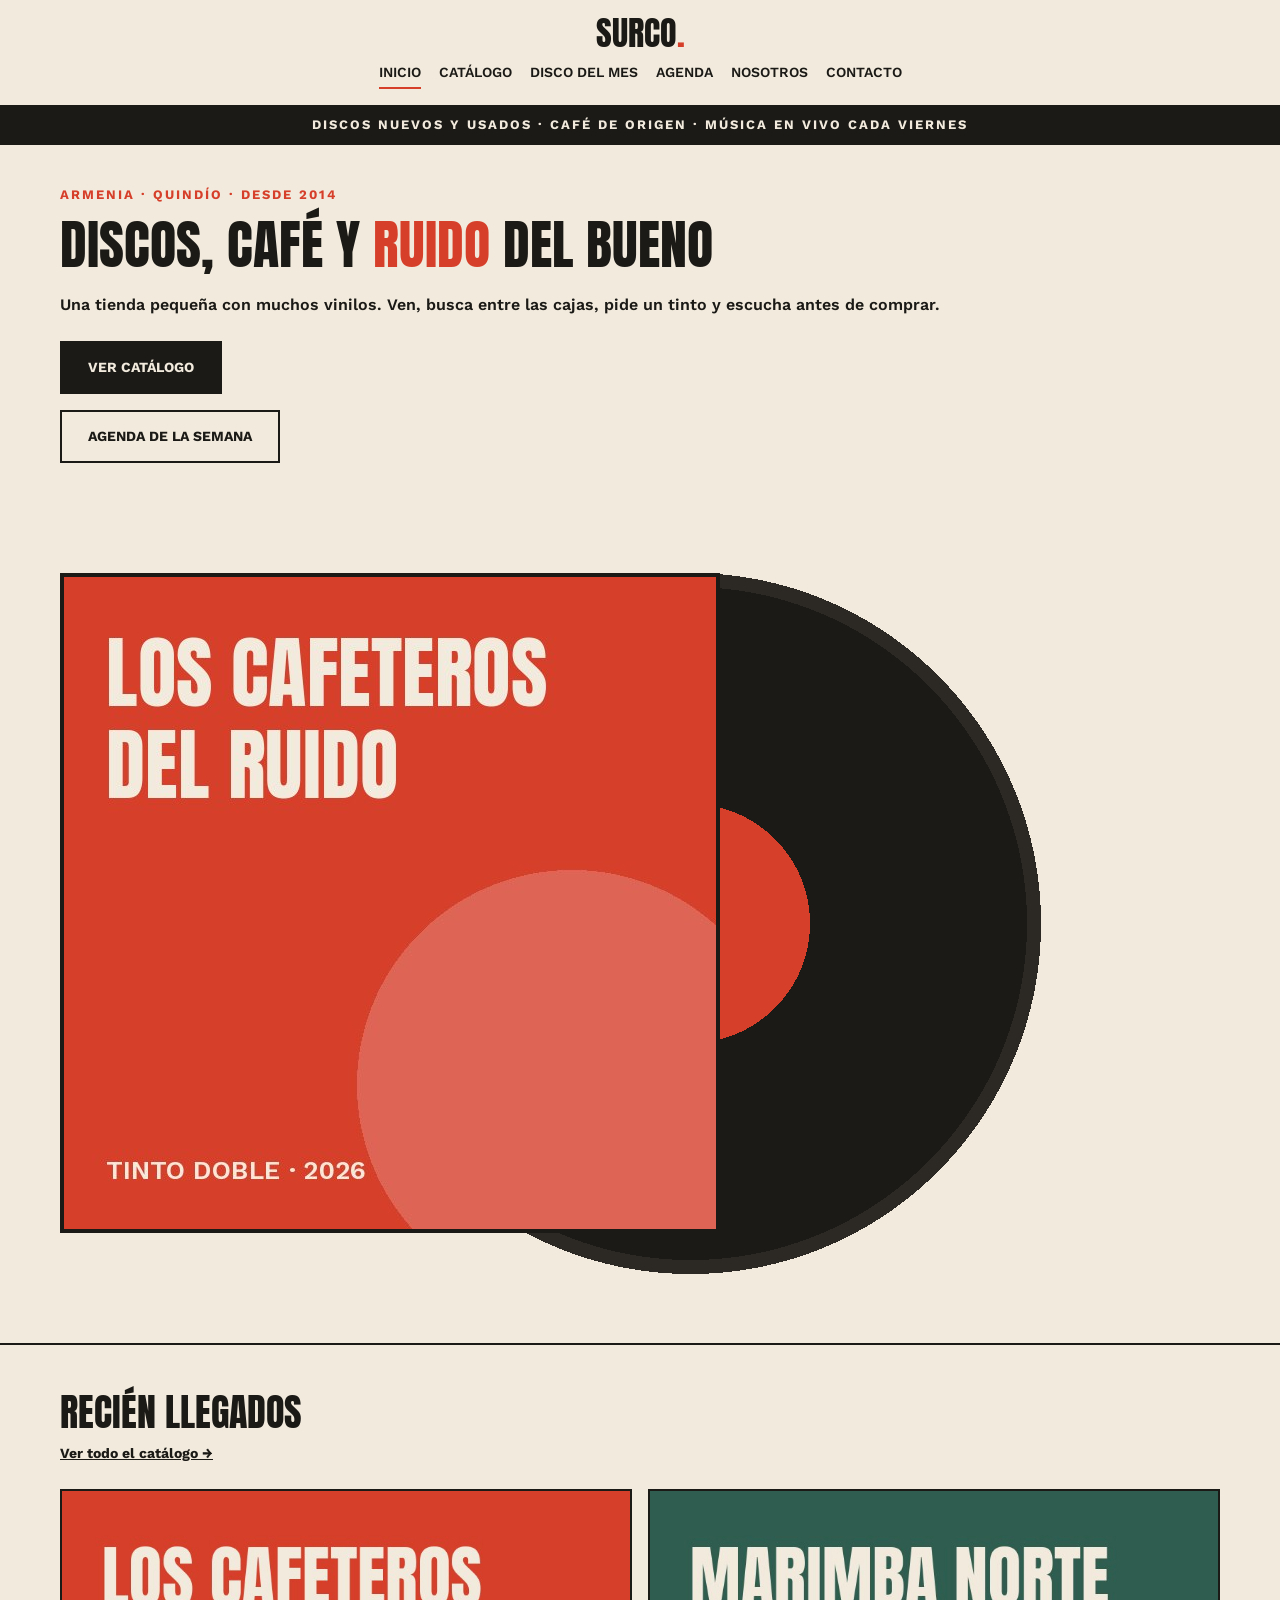
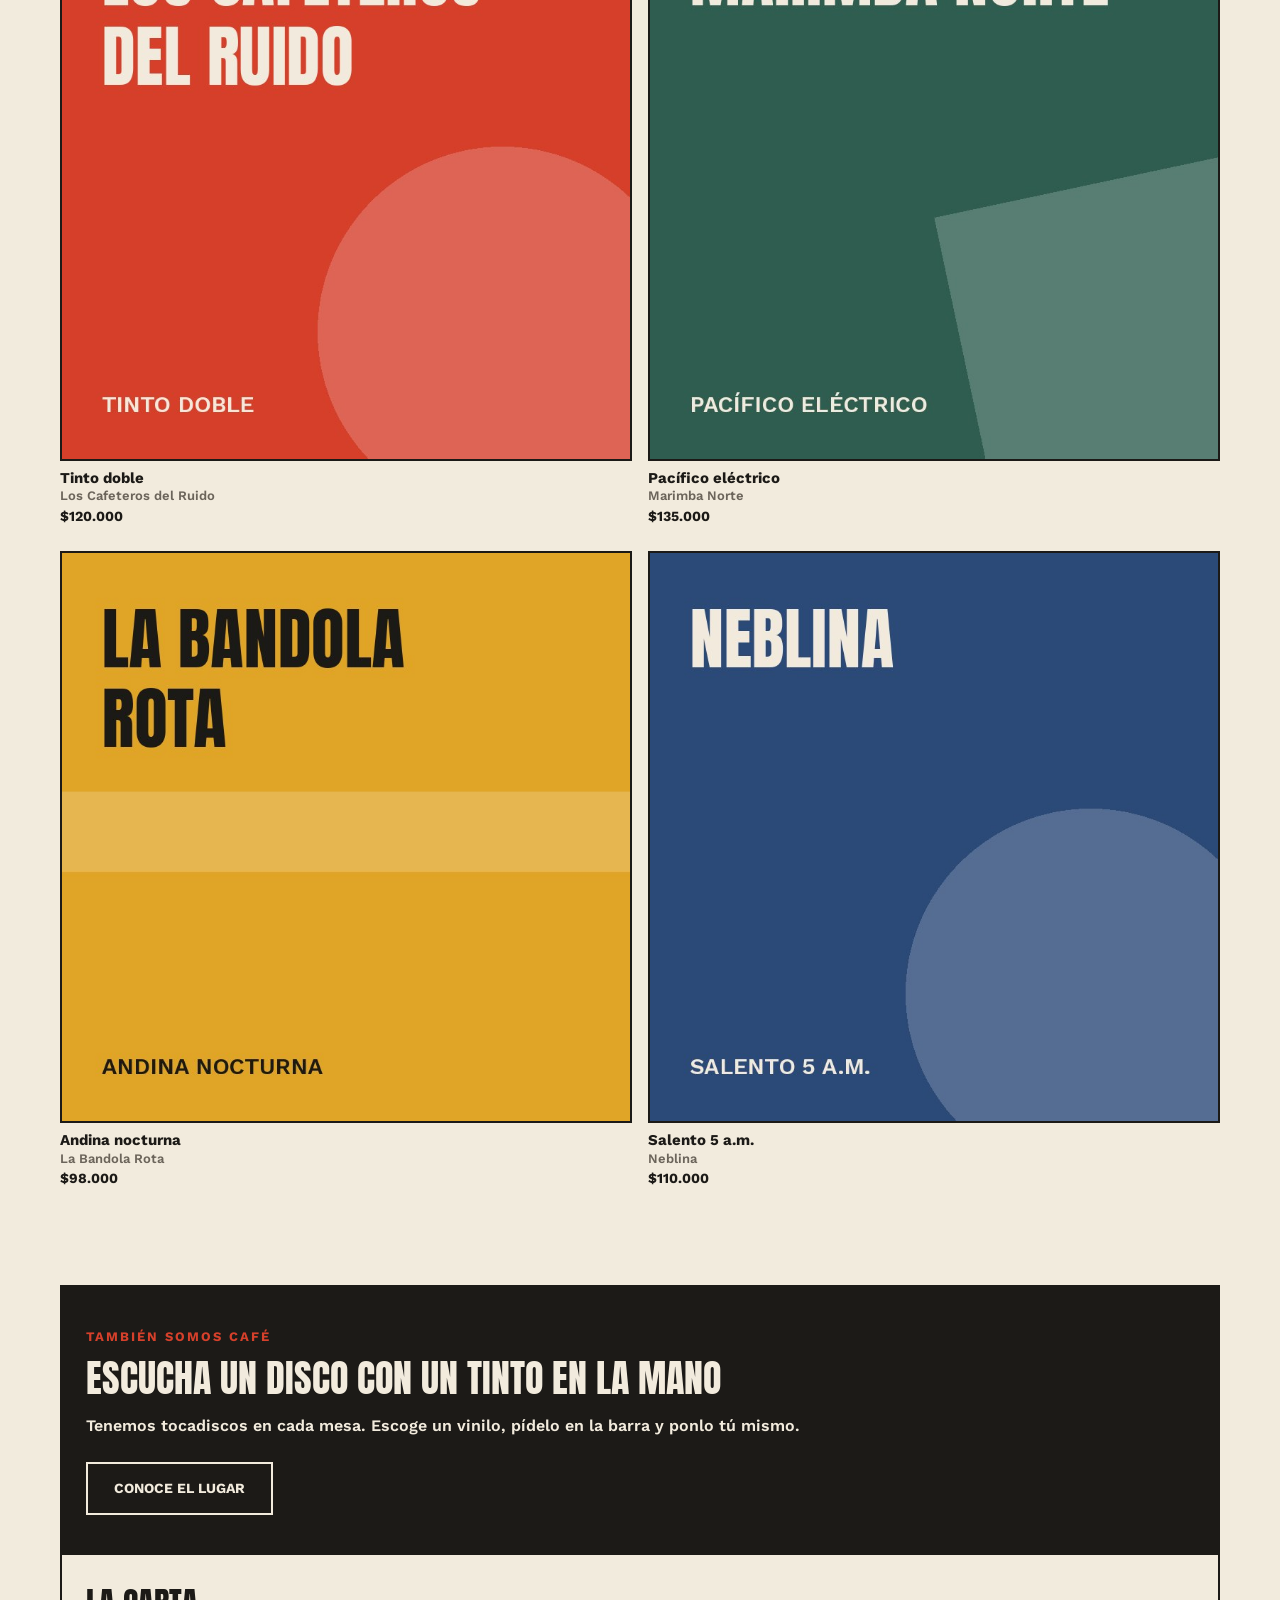
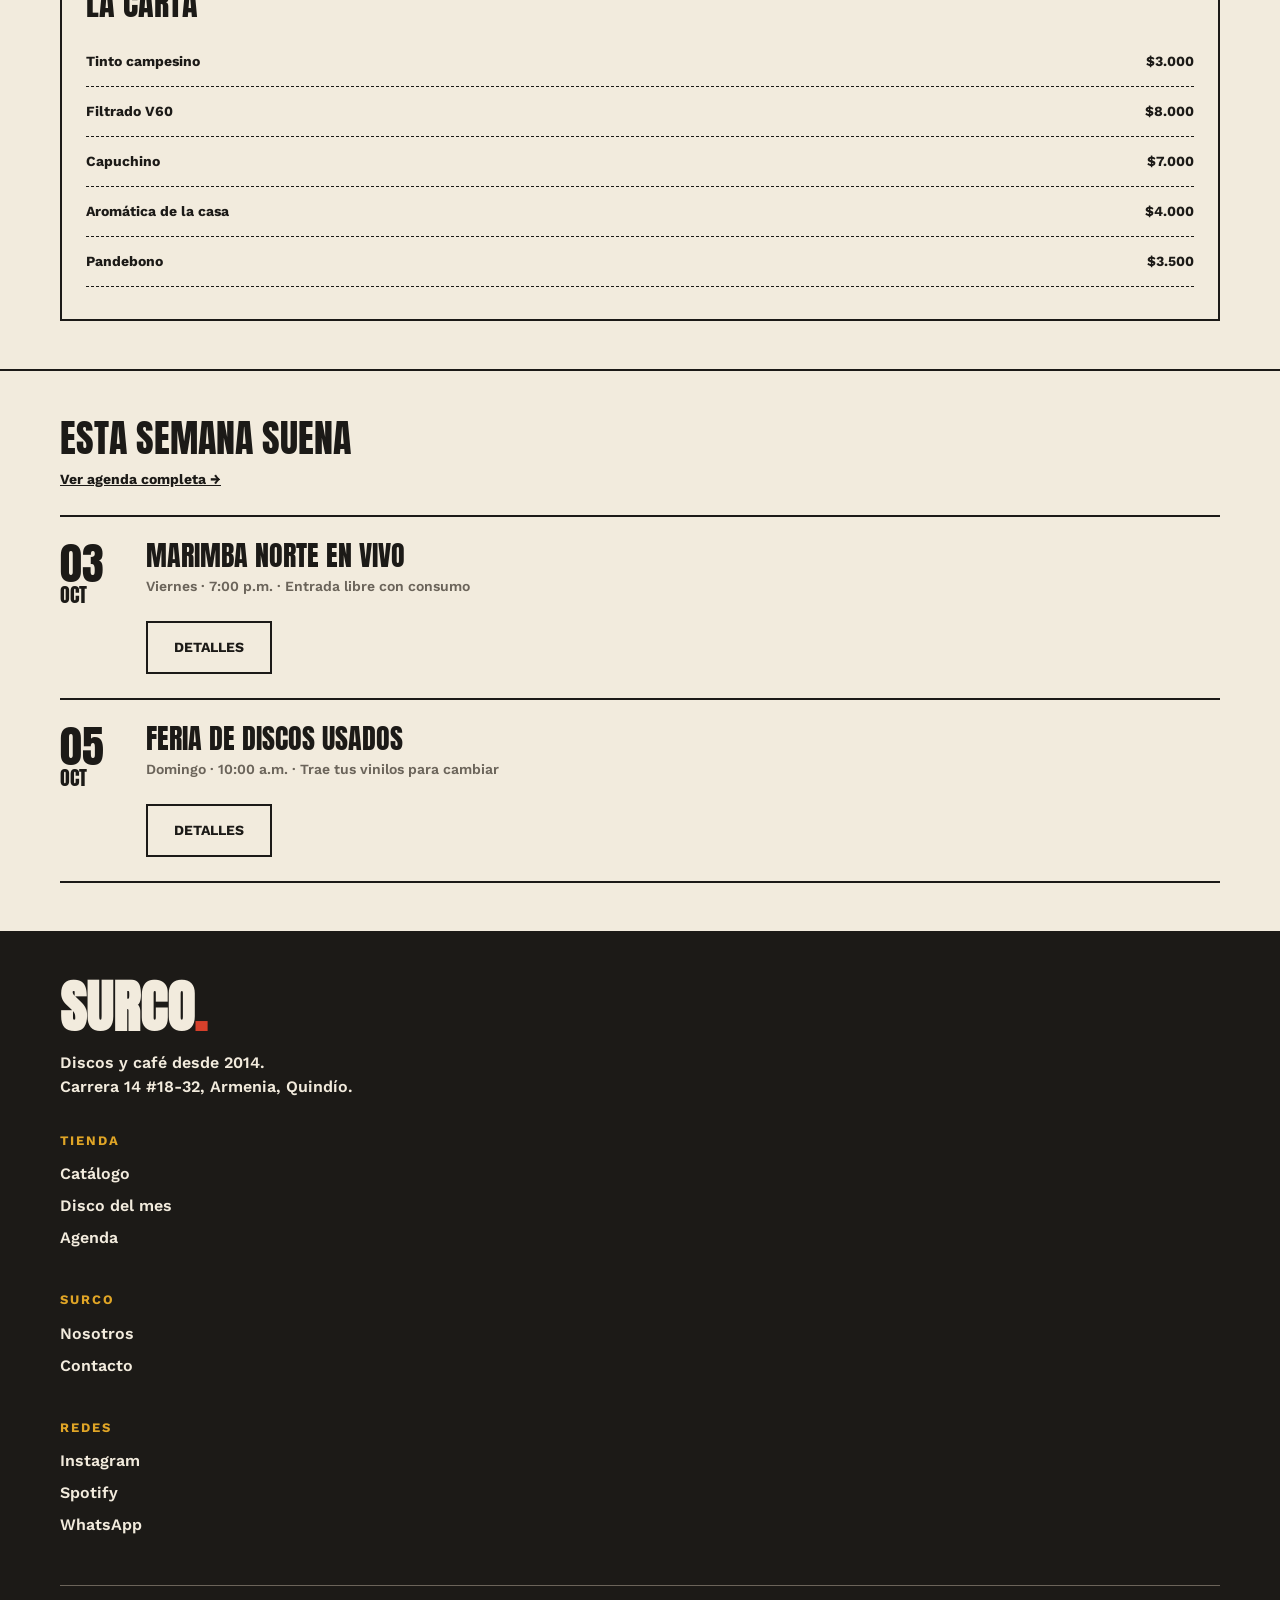
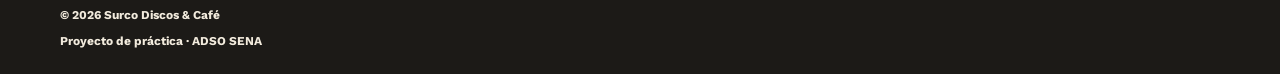
<file: index.html>
<!DOCTYPE html>
<html lang="es">
<head>
  <meta charset="UTF-8">
  <meta name="viewport" content="width=device-width, initial-scale=1.0">
  <title>Surco · Discos & Café</title>

  <link rel="preconnect" href="https://fonts.googleapis.com">
  <link href="https://fonts.googleapis.com/css2?family=Anton&family=Work+Sans:wght@400;600;700&display=swap" rel="stylesheet">

  <link rel="stylesheet" href="css/styles.css">
</head>
<body>

  <header class="encabezado">
    <div class="contenedor encabezado-contenido">
      <a href="index.html" class="logo">SURCO<span>.</span></a>

      <nav class="menu">
        <a href="index.html" class="activo">Inicio</a>
        <a href="html/catalogo.html">Catálogo</a>
        <a href="html/disco.html">Disco del mes</a>
        <a href="html/agenda.html">Agenda</a>
        <a href="html/nosotros.html">Nosotros</a>
        <a href="html/contacto.html">Contacto</a>
      </nav>
    </div>
  </header>

  <div class="cinta">
    <p>Discos nuevos y usados · Café de origen · Música en vivo cada viernes</p>
  </div>

  <main>

    <section class="hero">
      <div class="contenedor hero-contenido">

        <div class="hero-texto">
          <p class="antetitulo">Armenia · Quindío · Desde 2014</p>
          <h1 class="titulo-inicio">Discos, café y <span class="rojo">ruido</span> del bueno</h1>
          <p class="hero-descripcion">Una tienda pequeña con muchos vinilos. Ven, busca entre las cajas, pide un tinto y escucha antes de comprar.</p>

          <div class="botones">
            <a href="html/catalogo.html" class="boton boton-oscuro">Ver catálogo</a>
            <a href="html/agenda.html" class="boton boton-borde">Agenda de la semana</a>
          </div>
        </div>

        <div class="hero-imagen">
          <img src="images/hero.png" alt="Portada del disco Tinto doble de Los Cafeteros del Ruido con su vinilo">
        </div>

      </div>
    </section>

    <section class="seccion">
      <div class="contenedor">

        <div class="seccion-titulo">
          <h2>Recién llegados</h2>
          <a href="html/catalogo.html" class="enlace">Ver todo el catálogo →</a>
        </div>

        <div class="discos">

          <article class="disco">
            <img src="images/tinto-doble.jpg" alt="Portada del disco Tinto doble">
            <div class="disco-info">
              <div>
                <h3 class="disco-nombre">Tinto doble</h3>
                <p class="disco-artista">Los Cafeteros del Ruido</p>
              </div>
              <p class="disco-precio">$120.000</p>
            </div>
          </article>

          <article class="disco">
            <img src="images/pacifico-electrico.jpg" alt="Portada del disco Pacífico eléctrico">
            <div class="disco-info">
              <div>
                <h3 class="disco-nombre">Pacífico eléctrico</h3>
                <p class="disco-artista">Marimba Norte</p>
              </div>
              <p class="disco-precio">$135.000</p>
            </div>
          </article>

          <article class="disco">
            <img src="images/andina-nocturna.jpg" alt="Portada del disco Andina nocturna">
            <div class="disco-info">
              <div>
                <h3 class="disco-nombre">Andina nocturna</h3>
                <p class="disco-artista">La Bandola Rota</p>
              </div>
              <p class="disco-precio">$98.000</p>
            </div>
          </article>

          <article class="disco">
            <img src="images/salento-5am.jpg" alt="Portada del disco Salento 5 a.m.">
            <div class="disco-info">
              <div>
                <h3 class="disco-nombre">Salento 5 a.m.</h3>
                <p class="disco-artista">Neblina</p>
              </div>
              <p class="disco-precio">$110.000</p>
            </div>
          </article>

        </div>
      </div>
    </section>

    <section class="seccion seccion-linea">
      <div class="contenedor">
        <div class="cafe">

          <div class="cafe-texto">
            <p class="antetitulo">También somos café</p>
            <h2>Escucha un disco con un tinto en la mano</h2>
            <p class="cafe-descripcion">Tenemos tocadiscos en cada mesa. Escoge un vinilo, pídelo en la barra y ponlo tú mismo.</p>
            <a href="html/nosotros.html" class="boton boton-claro">Conoce el lugar</a>
          </div>

          <div class="carta">
            <h3>La carta</h3>
            <ul>
              <li><span>Tinto campesino</span> <span>$3.000</span></li>
              <li><span>Filtrado V60</span> <span>$8.000</span></li>
              <li><span>Capuchino</span> <span>$7.000</span></li>
              <li><span>Aromática de la casa</span> <span>$4.000</span></li>
              <li><span>Pandebono</span> <span>$3.500</span></li>
            </ul>
          </div>

        </div>
      </div>
    </section>

    <section class="seccion">
      <div class="contenedor">

        <div class="seccion-titulo">
          <h2>Esta semana suena</h2>
          <a href="html/agenda.html" class="enlace">Ver agenda completa →</a>
        </div>

        <div class="eventos">

          <article class="evento">
            <p class="evento-fecha">03 <span>Oct</span></p>
            <div class="evento-info">
              <h3>Marimba Norte en vivo</h3>
              <p>Viernes · 7:00 p.m. · Entrada libre con consumo</p>
            </div>
            <a href="html/agenda.html" class="boton boton-borde">Detalles</a>
          </article>

          <article class="evento">
            <p class="evento-fecha">05 <span>Oct</span></p>
            <div class="evento-info">
              <h3>Feria de discos usados</h3>
              <p>Domingo · 10:00 a.m. · Trae tus vinilos para cambiar</p>
            </div>
            <a href="html/agenda.html" class="boton boton-borde">Detalles</a>
          </article>

        </div>
      </div>
    </section>

  </main>

  <footer class="pie">
    <div class="contenedor">

      <div class="pie-contenido">
        <div class="pie-marca">
          <p class="pie-logo">SURCO<span>.</span></p>
          <p>Discos y café desde 2014.<br>Carrera 14 #18-32, Armenia, Quindío.</p>
        </div>

        <div class="pie-columna">
          <p class="pie-titulo">Tienda</p>
          <ul>
            <li><a href="html/catalogo.html">Catálogo</a></li>
            <li><a href="html/disco.html">Disco del mes</a></li>
            <li><a href="html/agenda.html">Agenda</a></li>
          </ul>
        </div>

        <div class="pie-columna">
          <p class="pie-titulo">Surco</p>
          <ul>
            <li><a href="html/nosotros.html">Nosotros</a></li>
            <li><a href="html/contacto.html">Contacto</a></li>
          </ul>
        </div>

        <div class="pie-columna">
          <p class="pie-titulo">Redes</p>
          <ul>
            <li><a href="#">Instagram</a></li>
            <li><a href="#">Spotify</a></li>
            <li><a href="#">WhatsApp</a></li>
          </ul>
        </div>
      </div>

      <div class="pie-final">
        <p>© 2026 Surco Discos & Café</p>
        <p>Proyecto de práctica · ADSO SENA</p>
      </div>

    </div>
  </footer>

</body>
</html>
</file>
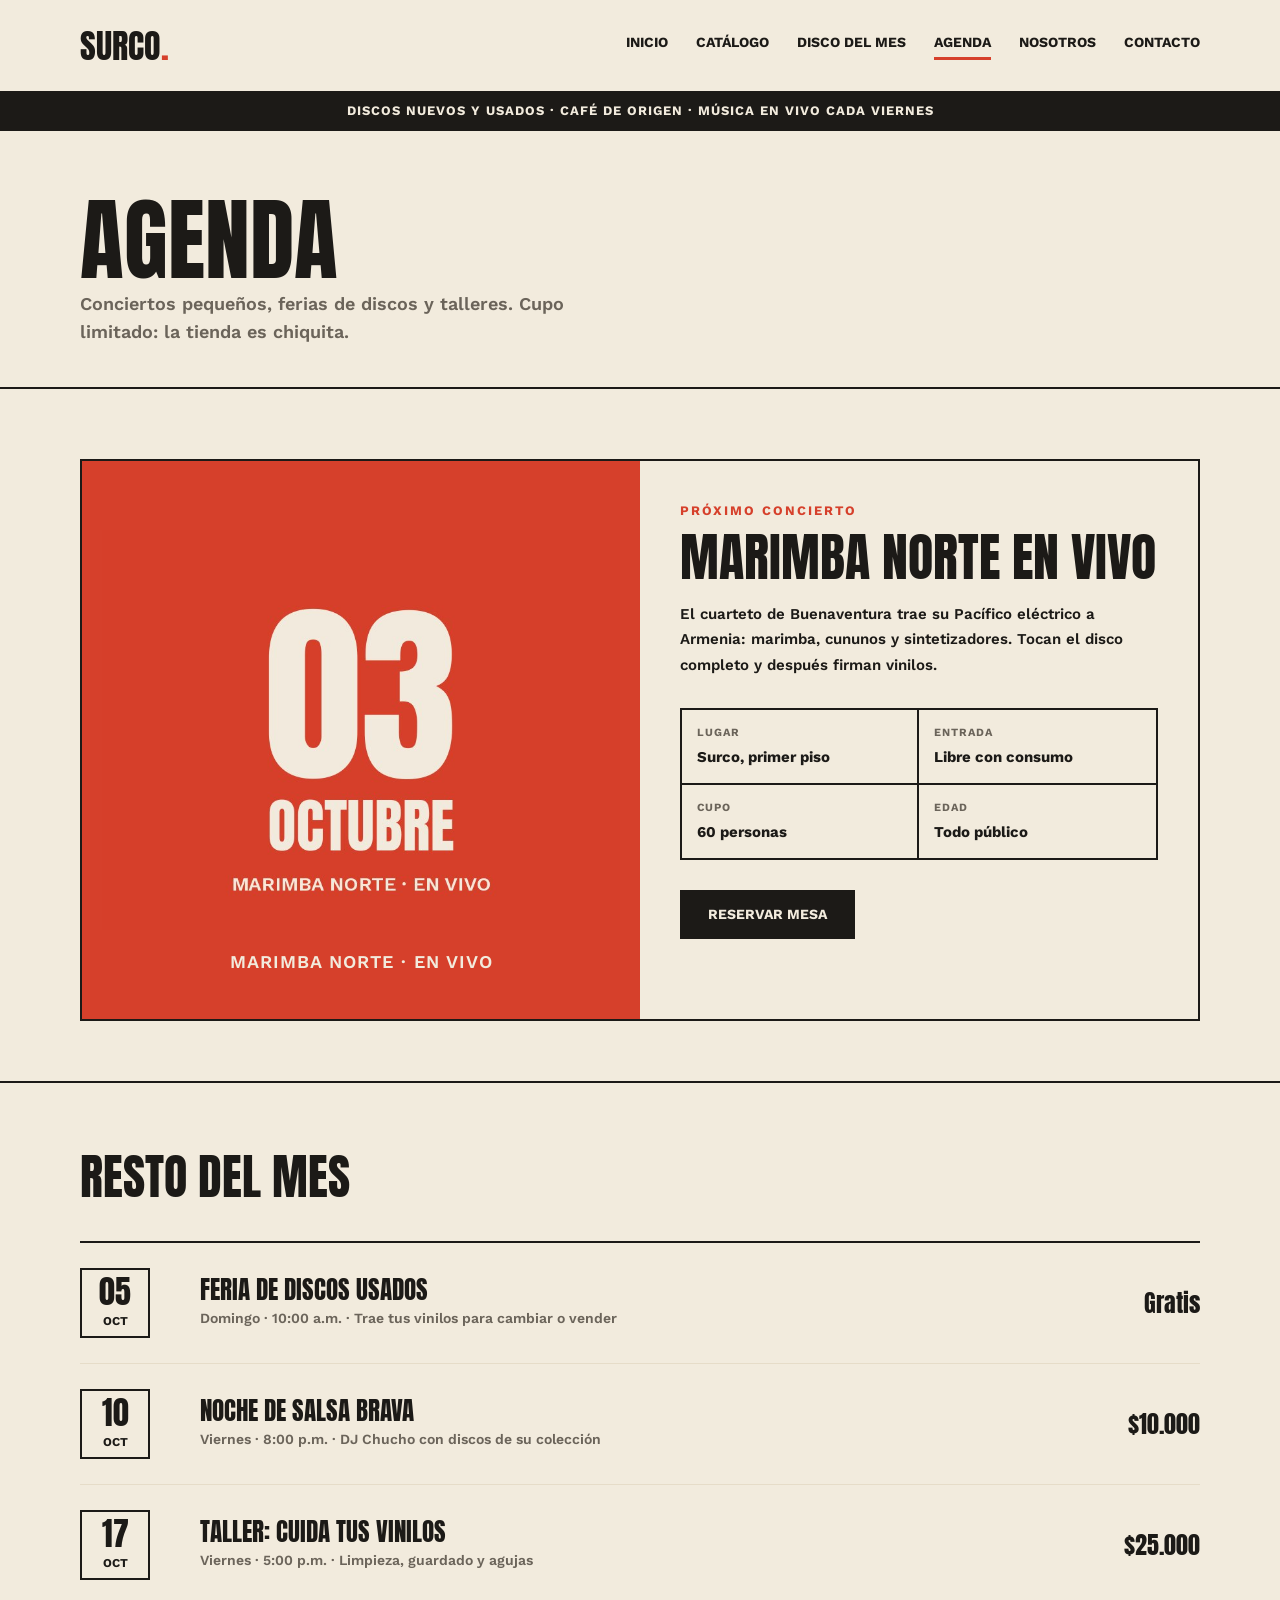
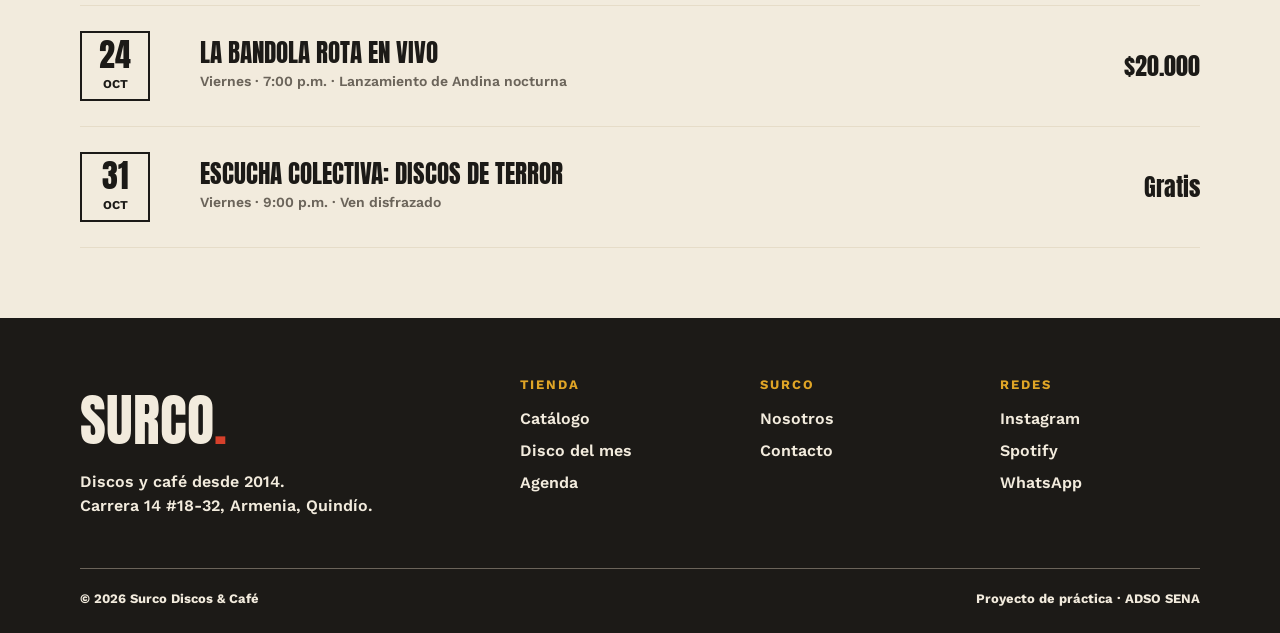
<file: html/agenda.html>
<!DOCTYPE html>
<html lang="es">
<head>
    <meta charset="UTF-8">
    <meta name="viewport" content="width=device-width, initial-scale=1.0">
    <title>Agenda - Surco Discos y Café</title>
    <link rel="stylesheet" href="../css/baseStyle.css">
    <link rel="stylesheet" href="../css/Agenda.css">
</head>
<body>

<header class="site-header">

    <div class="container header-inner">

        <a href="../index.html" class="logo">
            Surco<span>.</span>
        </a>

        <nav class="main-nav">

            <a href="../index.html">Inicio</a>
            <a href="catalogo.html">Catálogo</a>
            <a href="disco.html">Disco del mes</a>
            <a href="./agenda.html" class="active" aria-current="page">Agenda</a>
            <a href="nosotros.html">Nosotros</a>
            <a href="contacto.html">Contacto</a>

        </nav>

    </div>

</header>

<div class="cinta">
    Discos nuevos y usados · Café de origen · Música en vivo cada viernes
</div>

<main>

    <section class="page-header">

        <div class="container">

            <h1>Agenda</h1>

            <p>
                Conciertos pequeños, ferias de discos y talleres.
                Cupo limitado: la tienda es chiquita.
            </p>

        </div>

    </section>


    <section class="proximo">

        <div class="container">

            <div class="proximo-box">

                <div class="proximo-fecha">

                    <img src="../images/afiche-marimba.jpg" alt="Foto de Marimba Norte, con los cuatro integrantes tocando marimba y cununos" class="proximo-imagen">

                    <p class="fecha-nombre">
                        Marimba Norte · en vivo
                    </p>

                </div>


                <div class="proximo-info">

                    <p class="antetitulo">
                        Próximo concierto
                    </p>

                    <h2>
                        Marimba Norte en vivo
                    </h2>

                    <p class="proximo-texto">
                        El cuarteto de Buenaventura trae su Pacífico eléctrico a Armenia:
                        marimba, cununos y sintetizadores. Tocan el disco completo y después
                        firman vinilos.
                    </p>


                    <div class="datos-evento">

                        <div class="dato">
                            <span>Lugar</span>
                            <strong>Surco, primer piso</strong>
                        </div>

                        <div class="dato">
                            <span>Entrada</span>
                            <strong>Libre con consumo</strong>
                        </div>

                        <div class="dato">
                            <span>Cupo</span>
                            <strong>60 personas</strong>
                        </div>

                        <div class="dato">
                            <span>Edad</span>
                            <strong>Todo público</strong>
                        </div>

                    </div>


                    <button type="button" class="btn">
                        Reservar mesa
                    </button>

                </div>

            </div>

        </div>

    </section>


    <section class="resto">

        <div class="container">

            <h2>Resto del mes</h2>

            <div class="eventos">

                <article class="evento">

                    <div class="evento-fecha">
                        <span>05</span>
                        <small>Oct</small>
                    </div>

                    <div class="evento-detalle">
                        <h3>Feria de discos usados</h3>
                        <p>
                            Domingo · 10:00 a.m. · Trae tus vinilos para cambiar o vender
                        </p>
                    </div>

                    <span class="evento-precio">Gratis</span>

                </article>


                <article class="evento">

                    <div class="evento-fecha">
                        <span>10</span>
                        <small>Oct</small>
                    </div>

                    <div class="evento-detalle">
                        <h3>Noche de salsa brava</h3>
                        <p>
                            Viernes · 8:00 p.m. · DJ Chucho con discos de su colección
                        </p>
                    </div>

                    <span class="evento-precio">$10.000</span>

                </article>


                <article class="evento">

                    <div class="evento-fecha">
                        <span>17</span>
                        <small>Oct</small>
                    </div>

                    <div class="evento-detalle">
                        <h3>Taller: cuida tus vinilos</h3>
                        <p>
                            Viernes · 5:00 p.m. · Limpieza, guardado y agujas
                        </p>
                    </div>

                    <span class="evento-precio">$25.000</span>

                </article>


                <article class="evento">

                    <div class="evento-fecha">
                        <span>24</span>
                        <small>Oct</small>
                    </div>

                    <div class="evento-detalle">
                        <h3>La Bandola Rota en vivo</h3>
                        <p>
                            Viernes · 7:00 p.m. · Lanzamiento de Andina nocturna
                        </p>
                    </div>

                    <span class="evento-precio">$20.000</span>

                </article>


                <article class="evento">

                    <div class="evento-fecha">
                        <span>31</span>
                        <small>Oct</small>
                    </div>

                    <div class="evento-detalle">
                        <h3>Escucha colectiva: discos de terror</h3>
                        <p>
                            Viernes · 9:00 p.m. · Ven disfrazado
                        </p>
                    </div>

                    <span class="evento-precio">Gratis</span>

                </article>

            </div>

        </div>

    </section>

</main>


<footer class="site-footer">

    <div class="container">

        <div class="footer-grid">

            <div class="footer-brand">

                <a href="../index.html" class="logo">
                    Surco<span>.</span>
                </a>

                <p>
                    Discos y café desde 2014.<br>
                    Carrera 14 #18-32, Armenia, Quindío.
                </p>

            </div>


            <div class="footer-column">

                <h3>Tienda</h3>

                <a href="catalogo.html">Catálogo</a>
                <a href="disco.html">Disco del mes</a>
                <a href="./agenda.html">Agenda</a>

            </div>


            <div class="footer-column">

                <h3>Surco</h3>

                <a href="nosotros.html">Nosotros</a>
                <a href="contacto.html">Contacto</a>

            </div>


            <div class="footer-column">

                <h3>Redes</h3>

                <a href="#">Instagram</a>
                <a href="#">Spotify</a>
                <a href="#">WhatsApp</a>

            </div>

        </div>


        <div class="footer-bottom">

            <p>© 2026 Surco Discos & Café</p>
            <p>Proyecto de práctica · ADSO SENA</p>

        </div>

    </div>

</footer>

</body>
</html>
</file>
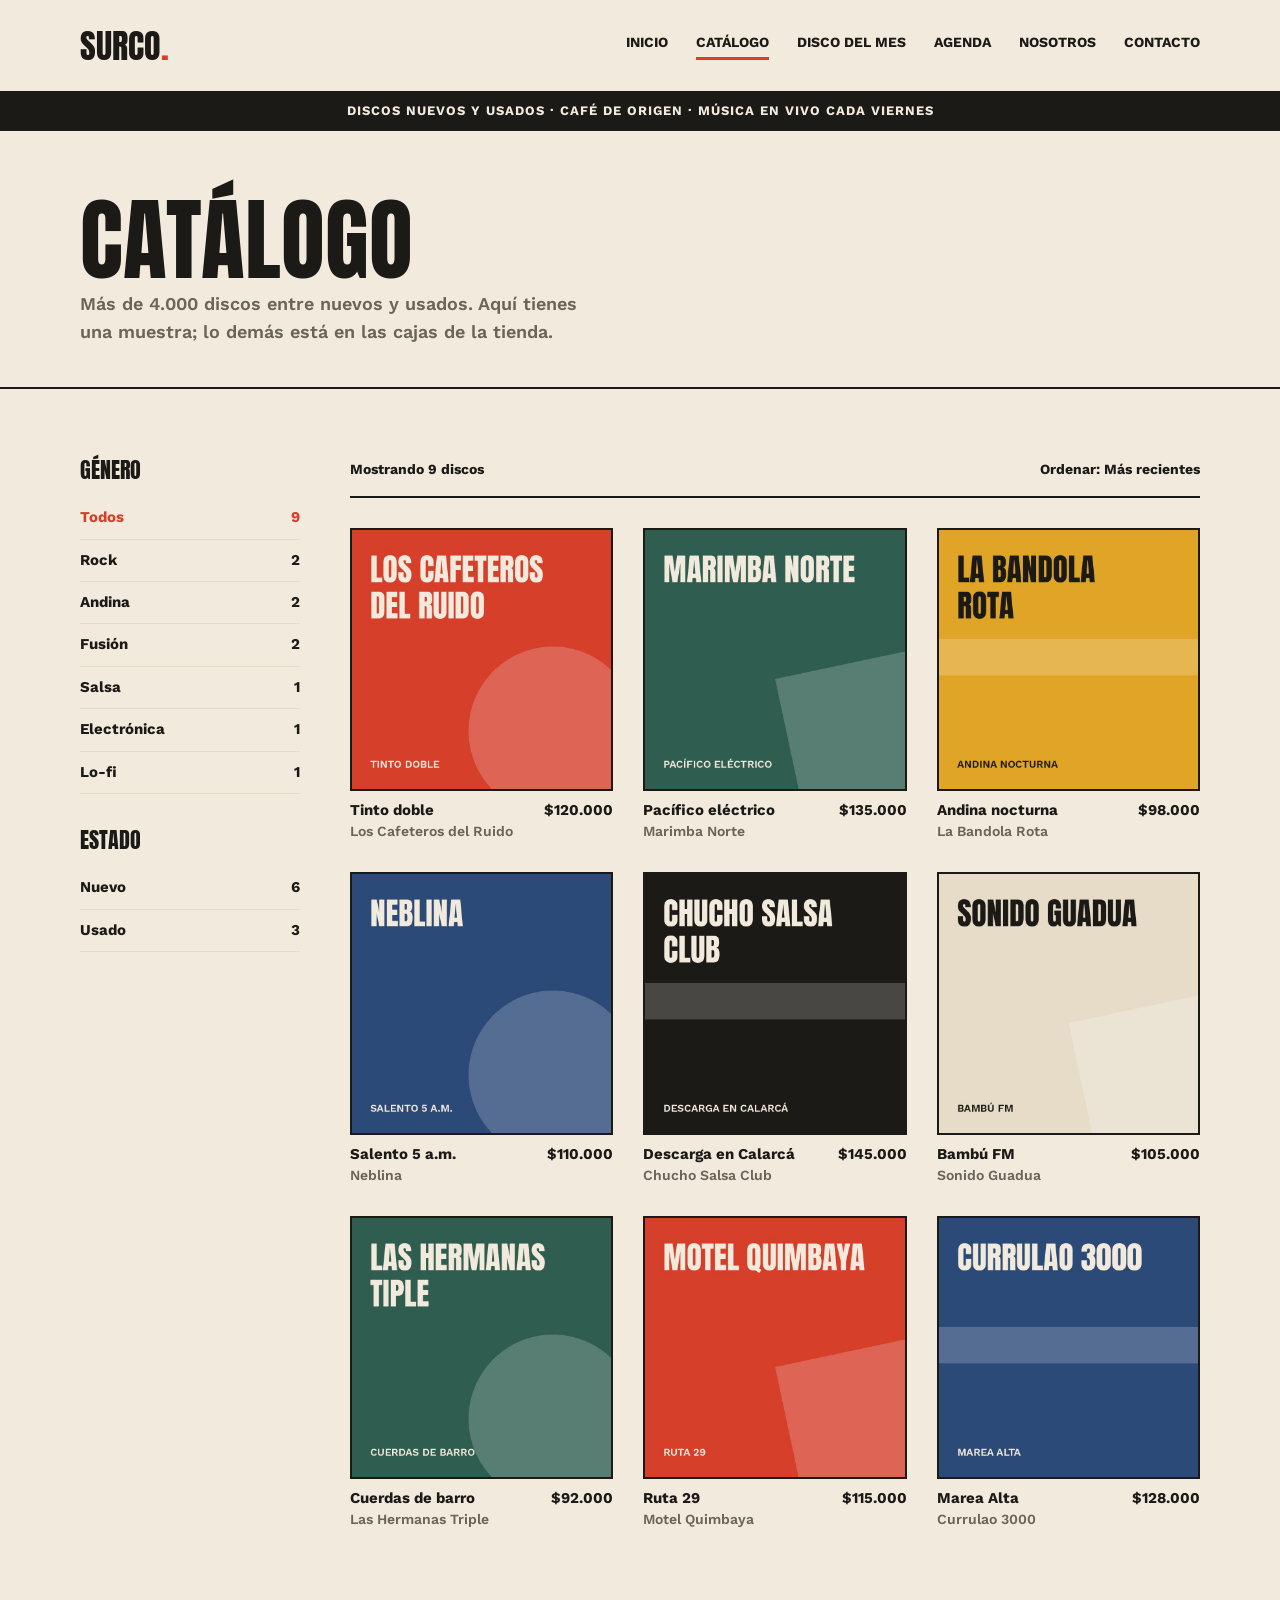
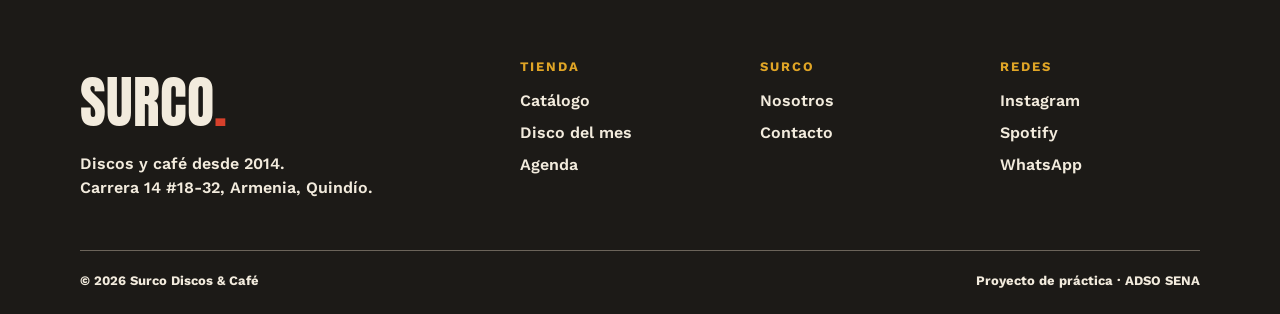
<file: html/catalogo.html>
<!DOCTYPE html>
<html lang="es">
<head>
    <meta charset="UTF-8">
    <meta name="viewport" content="width=device-width, initial-scale=1.0">
    <title>Catálogo - Nuestro catálogo</title>
    <link rel="stylesheet" href="../css/baseStyle.css">
    <link rel="stylesheet" href="../css/Catalogo.css">
</head>
<body>
    <header class="site-header">
        <div class="container header-inner">
            <a href="../index.html" class="logo">Surco<span>.</span></a>

            <nav class="main-nav">
                <a href="../index.html">Inicio</a>
                <a href="./catalogo.html" class="active">Catálogo</a>
                <a href="disco.html">Disco del mes</a>
                <a href="./agenda.html">Agenda</a>
                <a href="nosotros.html">Nosotros</a>
                <a href="contacto.html">Contacto</a>
            </nav>
        </div>
        </header>
        <div class="cinta">Discos nuevos y usados · Café de origen · Música en vivo cada viernes</div>

        <main>
            <section class="page-header">
                <div class="container">
                    <h1>Catálogo</h1>
                    <p>Más de 4.000 discos entre nuevos y usados. Aquí tienes una muestra; lo demás está en las cajas de la tienda.</p>
                </div>
            </section>
            <section class="catalog">
                <div class="container catalog-layout">
                    <aside class="filters" arial label="Filtros del catálogo">
                        <div class= "filter-group">
                            <h2>Género</h2>
                            <ul>
                                <li><a href="#" class="active"><span>Todos</span><span>9</span></a>
                                </li>
                                <li><a href="#"><span>Rock</span><span>2</span></a>
                                </li>
                                <li><a href="#"><span>Andina</span><span>2</span></a>
                                </li>
                                <li><a href="#"><span>Fusión</span><span>2</span></a>
                                </li>
                                <li><a href="#"><span>Salsa</span><span>1</span></a>
                                </li>
                                <li><a href="#"><span>Electrónica</span><span>1</span></a>
                                </li>
                                <li><a href="#"><span>Lo-fi</span><span>1</span></a>
                                </li>
                            </ul>
                        </div>

                        <div class="filter-group">
                            <h2>Estado</h2>
                            <ul>
                                <li><a href="#"><span>Nuevo</span><span>6</span></a>
                                </li>
                                <li><a href="#"><span>Usado</span><span>3</span></a>
                                </li>
                            </ul>
                        </div>
                    </aside>

                    <div class="catalog-main">
                        <div class="catalog-toolbar">
                            <p>Mostrando 9 discos</p>
                            <p>Ordenar: Más recientes</p>
                        </div>
                        <div class="catalog-grid">
                            <article class="album-card">
                                <a href="disco.html">
                                    <img src="../images/tinto-doble.jpg" alt="Portada de Tinto doble, de Los Cafeteros del Ruido">
                                </a>
                                <div class="album-info">
                                    <h3>Tinto doble</h3>
                                    <p class="album-price">$120.000</p>
                                    <p class="album-artist">Los Cafeteros del Ruido</p>
                                </div>
                            </article>

                            <article class="album-card">
                                <a href="disco.html">
                                    <img src="../images/pacifico-electrico.jpg" alt="Portada de Pacífico eléctrico, de Marimba Norte">
                                </a>
                                <div class="album-info">
                                    <h3>Pacífico eléctrico</h3>
                                    <p class="album-price">$135.000</p>
                                    <p class="album-artist">Marimba Norte</p>
                                </div>
                            </article>

                            <article class="album-card">
                                <a href="disco.html">
                                    <img src="../images/andina-nocturna.jpg" alt="Portada de Andina nocturna, de La Bandola Rota">
                                </a>
                                <div class="album-info">
                                    <h3>Andina nocturna</h3>
                                    <p class="album-price">$98.000</p>
                                    <p class="album-artist">La Bandola Rota</p>
                                </div>
                            </article>

                            <article class="album-card">
                                <a href="disco.html">
                                    <img src="../images/salento-5am.jpg" alt="Portada de Salento 5 a.m., de Neblina">
                                </a>
                                <div class="album-info">
                                    <h3>Salento 5 a.m.</h3>
                                    <p class="album-price">$110.000</p>
                                    <p class="album-artist">Neblina</p>
                                </div>
                            </article>

                            <article class="album-card">
                                <a href="disco.html">
                                    <img src="../images/descarga-calarca.jpg" alt="Portada de Descarga en Calarcá, de Chucho Salsa Club">
                                </a>
                                <div class="album-info">
                                    <h3>Descarga en Calarcá</h3>
                                    <p class="album-price">$145.000</p>
                                    <p class="album-artist">Chucho Salsa Club</p>
                                </div>
                            </article>

                            <article class="album-card">
                                <a href="disco.html">
                                    <img src="../images/bambu-fm.jpg" alt="Portada de Bambú FM, de Sonido Guadua">
                                </a>
                                <div class="album-info">
                                    <h3>Bambú FM</h3>
                                    <p class="album-price">$105.000</p>
                                    <p class="album-artist">Sonido Guadua</p>
                                </div>
                            </article>

                            <article class="album-card">
                                <a href="disco.html">
                                    <img src="../images/cuerdas-de-barro.jpg" alt="Portada de Cuerdas de barro, de Las Hermanas Triple">
                                </a>
                                <div class="album-info">
                                    <h3>Cuerdas de barro</h3>
                                    <p class="album-price">$92.000</p>
                                    <p class="album-artist">Las Hermanas Triple</p>
                                </div>
                            </article>

                            <article class="album-card">
                                <a href="disco.html">
                                    <img src="../images/ruta-29.jpg" alt="Portada de Ruta 29, de Motel Quimbaya">
                                </a>
                                <div class="album-info">
                                    <h3>Ruta 29</h3>
                                    <p class="album-price">$115.000</p>
                                    <p class="album-artist">Motel Quimbaya</p>
                                </div>
                            </article>

                            <article class="album-card">
                                <a href="disco.html">
                                    <img src="../images/marea-alta.jpg" alt="Portada de Marea Alta, de Currulao 3000">
                                </a>
                                <div class="album-info">
                                    <h3>Marea Alta</h3>
                                    <p class="album-price">$128.000</p>
                                    <p class="album-artist">Currulao 3000</p>
                                </div>
                            </article>
                        </div>
                    </div>
                </div>
            </section>
        </main>

        <footer class="site-footer">
            <div class="container">
                <div class="footer-grid">
                <div class="footer-brand">
                    <a href="../index.html" class="logo">Surco<span>.</span></a>
                    <p>Discos y café desde 2014.<br>Carrera 14 #18-32, Armenia, Quindío.</p>
                </div>

                <div class="footer-column">
                    <h3>Tienda</h3>
                    <a href="./catalogo.html">Catálogo</a>
                    <a href="disco.html">Disco del mes</a>
                    <a href="./agenda.html">Agenda</a>
                </div>

                <div class="footer-column">
                    <h3>Surco</h3>
                    <a href="nosotros.html">Nosotros</a>
                    <a href="contacto.html">Contacto</a>
                </div>

                <div class="footer-column">
                    <h3>Redes</h3>
                    <a href="#">Instagram</a>
                    <a href="#">Spotify</a>
                    <a href="#">WhatsApp</a>
                </div>
                </div>

                <div class="footer-bottom">
                    <p>© 2026 Surco Discos & Café</p>
                    <p>Proyecto de práctica · ADSO SENA</p>
                </div>
            </div>
        </footer>
</body>
</html>
</file>
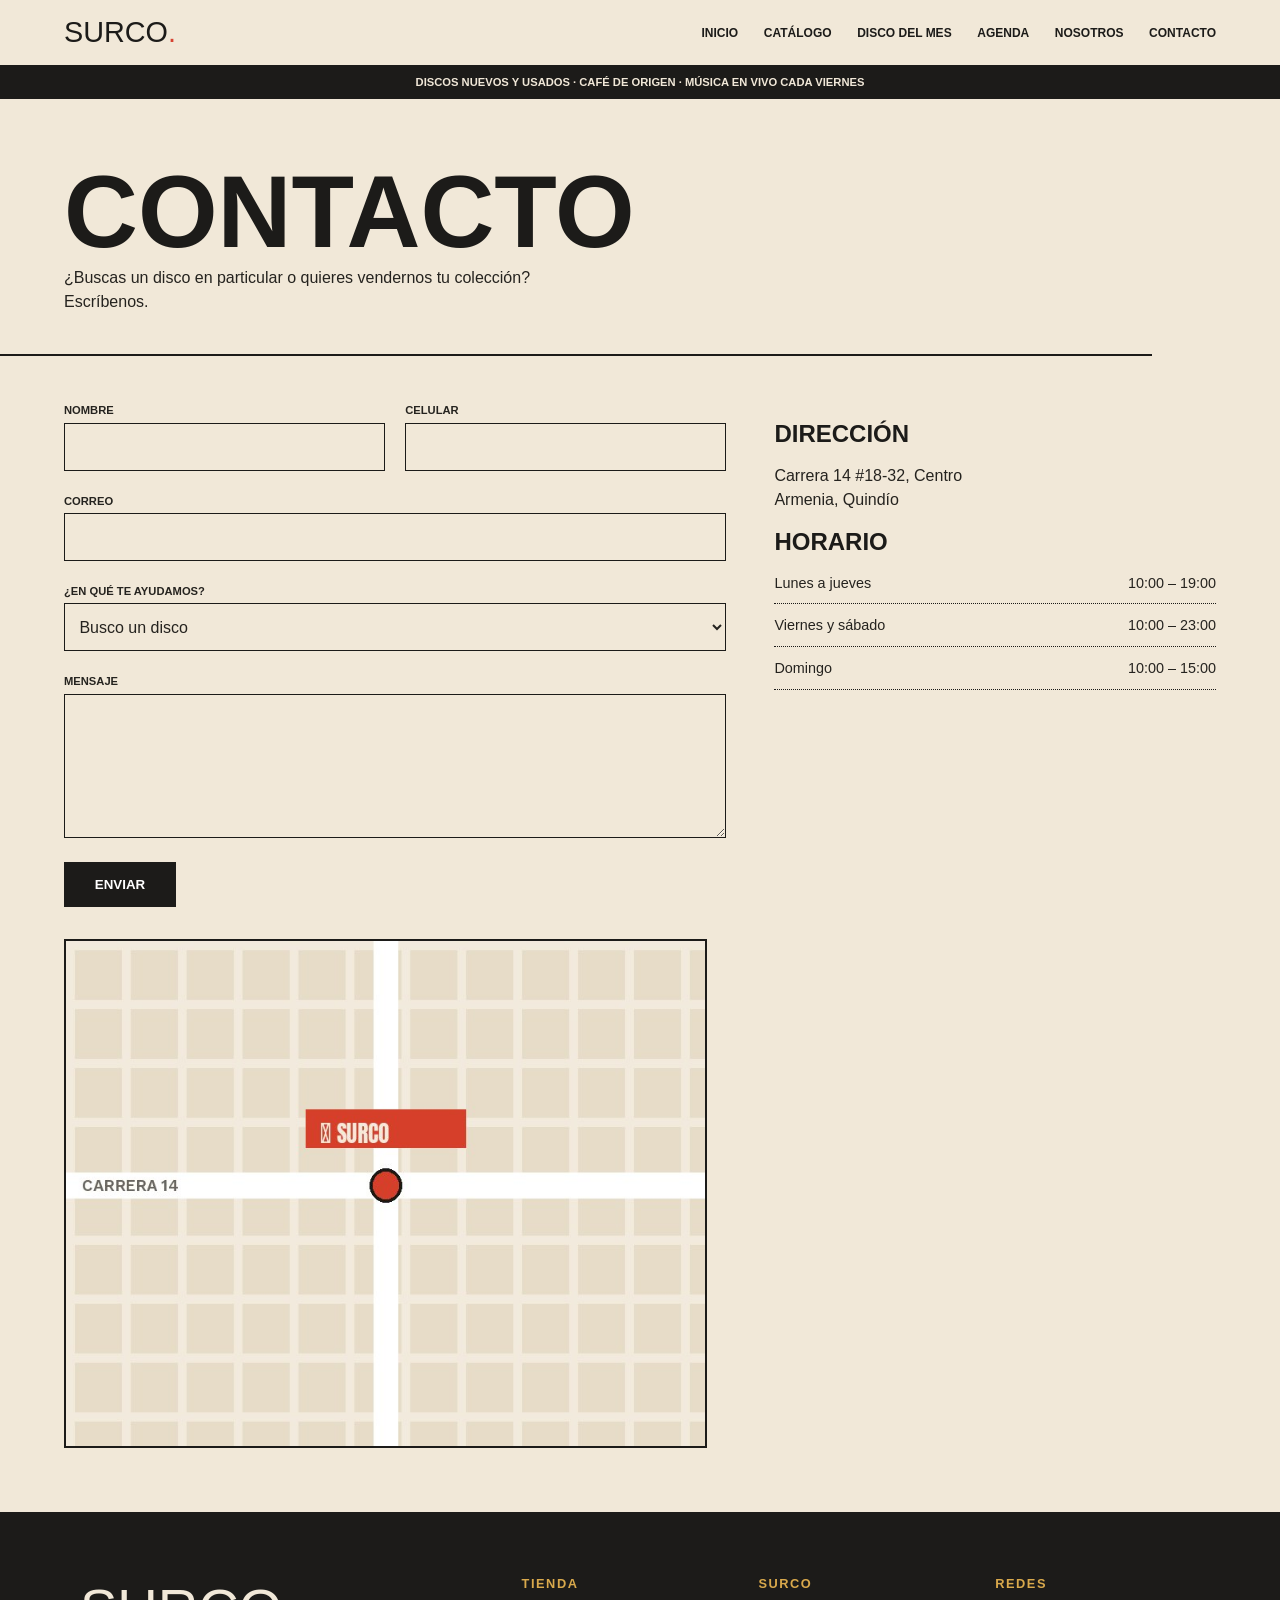
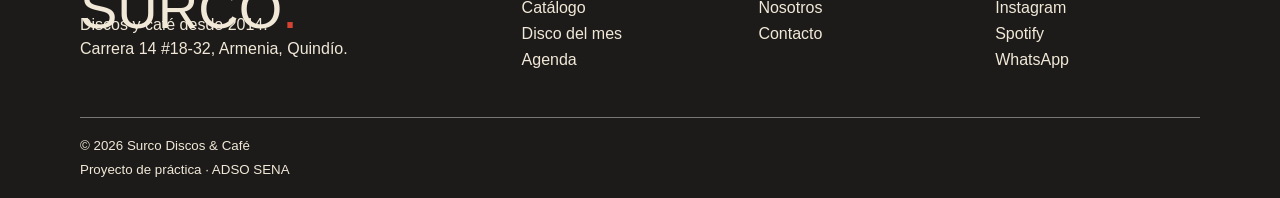
<file: html/contacto.html>
<!DOCTYPE html>
<html lang="en">
<head>
    <meta charset="UTF-8">
    <meta name="viewport" content="width=device-width, initial-scale=1.0">
    <title>Contacto</title>
    <link rel="stylesheet" href="../css/style.css">
</head>


<body>
    
    <!--Encabezado de la página-->
    <header class="encabezado">
        <a class="logo" href="#">SURCO<span>.</span></a>

        <nav >
            <a href="index.html">Inicio</a>
            <a href="catalogo.html">Catálogo</a>
            <a href="discos.html">Disco del mes</a>
            <a href="agenda.html">Agenda</a>
            <a href="nosotros.html">Nosotros</a>
            <a href="#contacto.html">Contacto</a>
        </nav>
    </header>

    <div class="franja">
        Discos nuevos y usados · Café de origen · Música en vivo cada viernes
    </div>
<main>
    <section class="contacto">
        <div class="introduccion">
            <h1>Contacto</h1>
            <p>¿Buscas un disco en particular o quieres vendernos tu colección? Escríbenos.</p>
        </div>

        <form class="formulario">
            <div class="campo ">
                <label for="nombre">Nombre</label>
                <input id="nombre" name="nombre" autocomplete="name">
            </div>

            <div class="campo">
                <label for="celular">Celular</label>
                <input id="celular" name="celular" type="tel" autocomplete="tel">
            </div>

            <div class="campo campo-correo">
                <label for="correo">Correo</label>
                <input id="correo" name="correo" type="email" autocomplete="email">
            </div>

            <div class="campo">
                <label for="motivo">¿En qué te ayudamos?</label>
                <select id="motivo" name="motivo">
                    <option>Busco un disco</option>
                    <option>Quiero vender discos</option>
                    <option>Otra consulta</option>
                </select>
            </div>

            <div class="campo campo-mensaje">
                <label for="mensaje">Mensaje</label>
                <textarea id="mensaje" name="mensaje" rows="5"></textarea>
            </div>

            <button type="submit">Enviar</button>
        </form>
        
        <div class="mapa">
                <img src="../images/mapa.jpg" alt="">
        </div>

        <aside class="informacion">
            
            <h2>Dirección</h2>
            <p>Carrera 14 #18-32, Centro<br>Armenia, Quindío</p>

            <h2>Horario</h2>
            <dl class="horarios">
                <div><dt>Lunes a jueves</dt><dd>10:00 – 19:00</dd></div>
                <div><dt>Viernes y sábado</dt><dd>10:00 – 23:00</dd></div>
                <div><dt>Domingo</dt><dd>10:00 – 15:00</dd></div>
            </dl>
    </aside>

    </section>
</main>

<footer class="pie">
    <a class="logo" href="#">SURCO<span>.</span></a>
    <p>Discos y café desde 2014.<br>Carrera 14 #18-32, Armenia, Quindío.</p>

    <div class="enlaces-pie">
        <div>
        <h2>Tienda</h2>
            <a href="#">Catálogo</a>
            <a href="#">Disco del mes</a>
            <a href="#">Agenda</a>
        </div>

        <div>
            <h2>Surco</h2>
            <a href="#">Nosotros</a>
            <a href="#">Contacto</a>
            </div>
        <div>

            <h2>Redes</h2>
            <a href="#">Instagram</a>
            <a href="#">Spotify</a>
            <a href="#">WhatsApp</a>
        </div>
    </div>

    <small>© 2026 Surco Discos &amp; Café<br>Proyecto de práctica · ADSO SENA</small>
</footer>

</body>
</html>
</file>
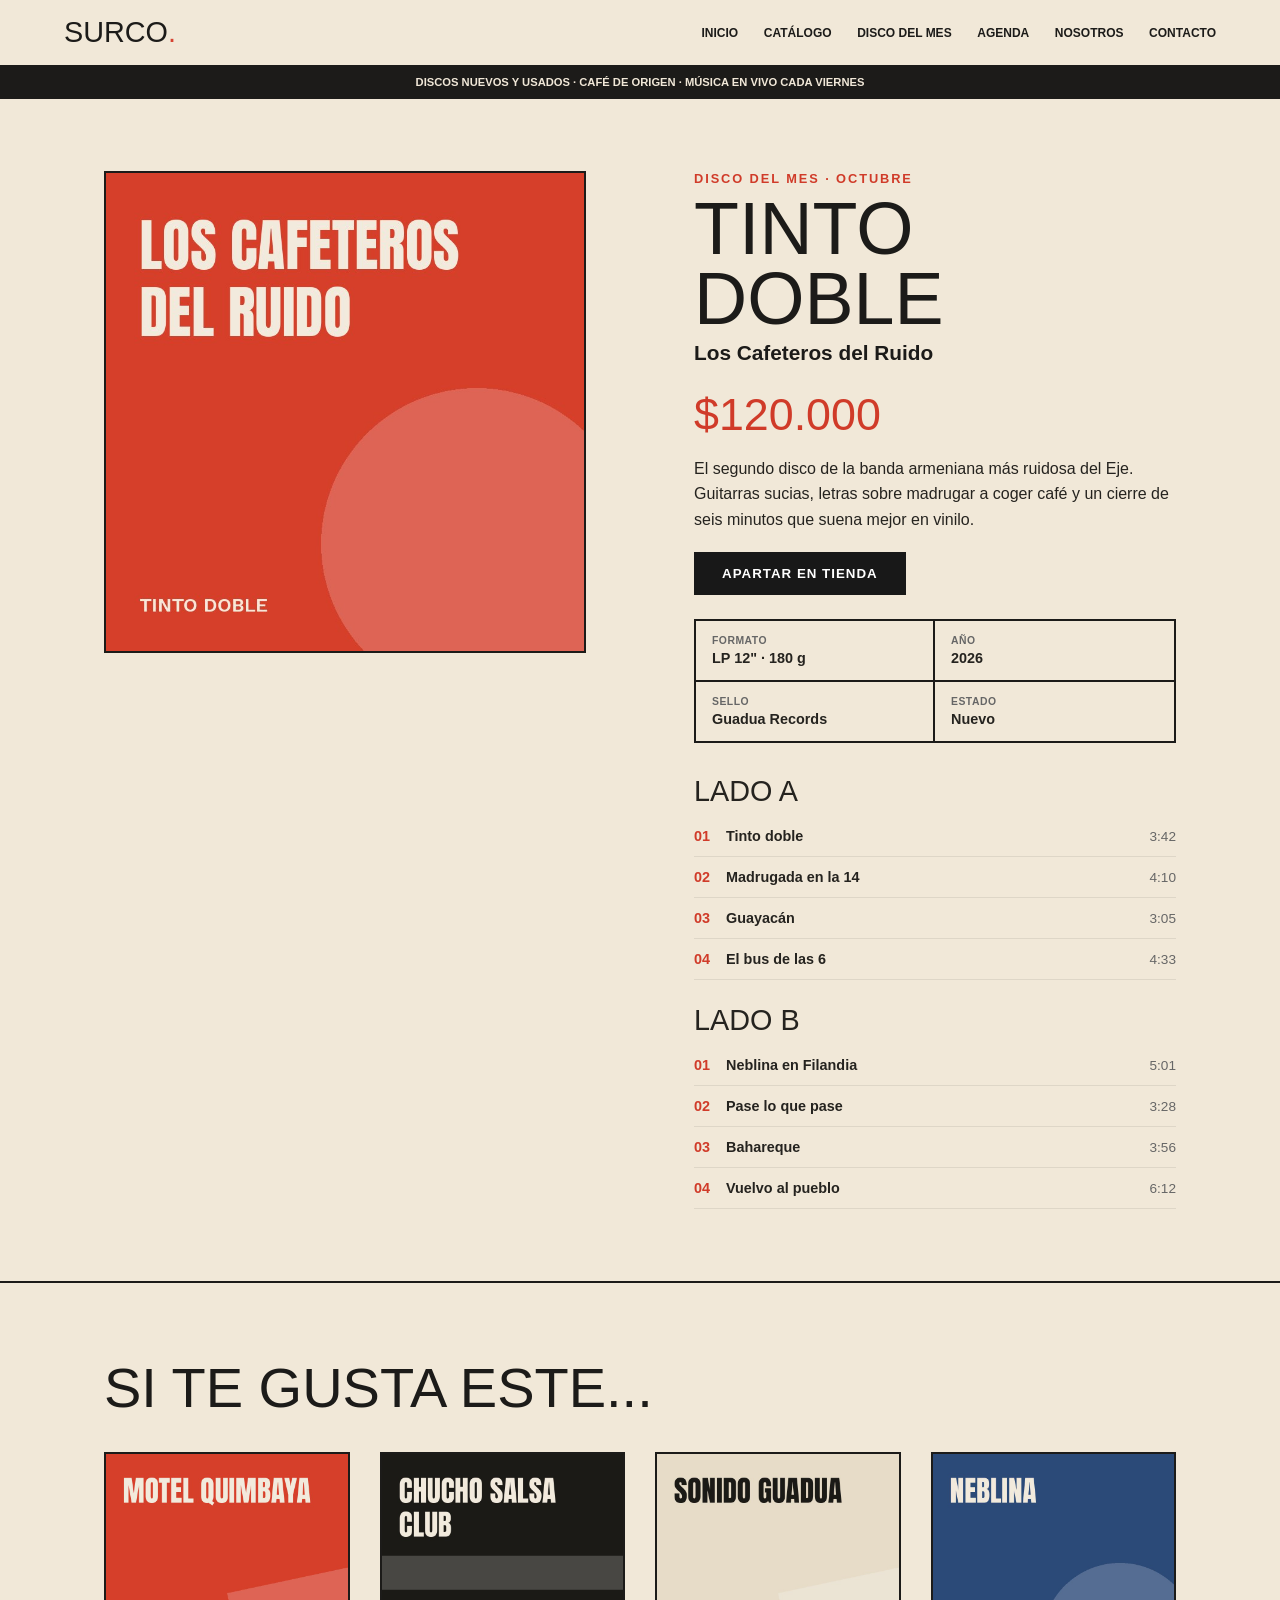
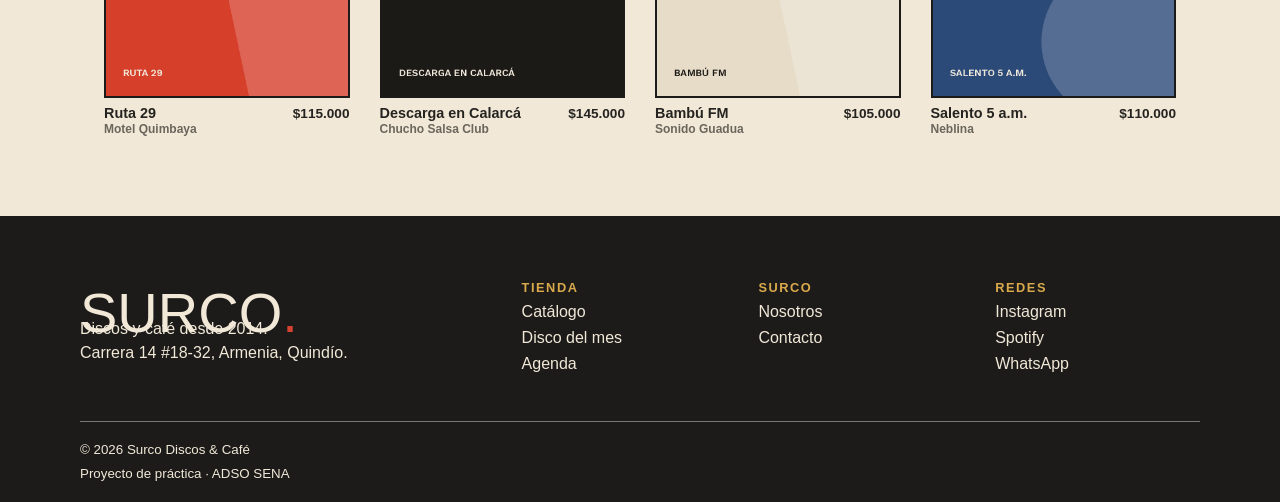
<file: html/discos.html>
<!DOCTYPE html>
<html lang="en">
<head>
    <meta charset="UTF-8">
    <meta name="viewport" content="width=device-width, initial-scale=1.0">
    <title>Contacto</title>
    <link rel="stylesheet" href="../css/style.css">
</head>


<body>
    
    <!--Encabezado de la página-->
    <header class="encabezado">
        <a class="logo" href="#">SURCO<span>.</span></a>

        <nav >
            <a href="index.html">Inicio</a>
            <a href="#catalogo.html">Catálogo</a>
            <a href="#discos.html">Disco del mes</a>
            <a href="agenda.html">Agenda</a>
            <a href="nosotros.html">Nosotros</a>
            <a href="contacto.html">Contacto</a>
        </nav>
    </header>

    <div class="franja">
        Discos nuevos y usados · Café de origen · Música en vivo cada viernes
    </div>

<main class="producto-contenedor">
    
    <div class="disco">
        <img src="../images/tinto-doble.jpg" alt="Portada de Tinto Doble">
    </div>

    <!-- DETALLES DEL PRODUCTO -->
    <section>
        <p class="texto-superior">DISCO DEL MES · OCTUBRE</p>
        <h1 class="titulo-album">TINTO DOBLE</h1>
        <h2 class="nombre-artista">Los Cafeteros del Ruido</h2>

        <p class="precio">$120.000</p>

        <p class="descripcion">
            El segundo disco de la banda armeniana más ruidosa del Eje. Guitarras sucias, letras sobre madrugar a coger café y un cierre de seis minutos que suena mejor en vinilo.
        </p>

        <button class="btn-comprar">APARTAR EN TIENDA</button>

        <div class="tabla-grid">
            <div class="caja">
                <span class="label">FORMATO</span>
                <span class="val">LP 12" · 180 g</span>
            </div>

            <div class="caja">
                <span class="label">AÑO</span>
                <span class="val">2026</span>
            </div>

            <div class="caja">
                <span class="label">SELLO</span>
                <span class="val">Guadua Records</span>
            </div>

            <div class="caja">
                <span class="label">ESTADO</span>
                <span class="val">Nuevo</span>
            </div>
        </div>

      <!-- TRACKLIST -->
        <div class="lista">
            <h3>LADO A</h3>
                <ul>
                <li>
                    <span class="num">01</span>
                    <span class="title">Tinto doble</span>
                    <span class="duration">3:42</span></li>
                <li>
                    <span class="num">02</span>
                    <span class="title">Madrugada en la 14</span>
                    <span class="duration">4:10</span></li>
                <li>
                    <span class="num">03</span>
                    <span class="title">Guayacán</span>
                    <span class="duration">3:05</span></li>
                <li>
                    <span class="num">04</span>
                    <span class="title">El bus de las 6</span>
                    <span class="duration">4:33</span></li>
                </ul>

            <h3>LADO B</h3>
                <ul>
                    <li>
                        <span class="num">01</span>
                        <span class="title">Neblina en Filandia</span>
                        <span class="duration">5:01</span></li>
                    <li>
                        <span class="num">02</span>
                        <span class="title">Pase lo que pase</span>
                        <span class="duration">3:28</span></li>
                    <li>
                        <span class="num">03</span>
                        <span class="title">Bahareque</span>
                        <span class="duration">3:56</span></li>
                    <li>
                        <span class="num">04</span>
                        <span class="title">Vuelvo al pueblo</span>
                        <span class="duration">6:12</span></li>
                </ul>
        </div>
    </section>


    <hr class="divider">

    <section class="recomendaciones">
        <h2>SI TE GUSTA ESTE...</h2>

        <div class="tarjeta-grid">
            
            <div class="tarjeta">
                <img src="../images/ruta-29.jpg" alt="Ruta 29">
                <div class="tarjeta-info">
                    <div>
                        <h4>Ruta 29</h4>
                        <p>Motel Quimbaya</p>
                    </div>
                <span class="tarjeta-precio">$115.000</span>
                </div>
            </div>

            <div class="tarjeta">
                <img src="../images/descarga-calarca.jpg" alt="Descarga en Calarcá">
                <div class="tarjeta-info">
                    <div>
                        <h4>Descarga en Calarcá</h4>
                        <p>Chucho Salsa Club</p>
                    </div>
                    <span class="tarjeta-precio">$145.000</span>
                </div>
            </div>

            <div class="tarjeta">
                <img src="../images/bambu-fm.jpg" alt="Bambú FM">
                <div class="tarjeta-info">
                    <div>
                        <h4>Bambú FM</h4>
                        <p>Sonido Guadua</p>
                    </div>
                    <span class="tarjeta-precio">$105.000</span>
                </div>
            </div>

            <div class="tarjeta">
                <img src="../images/salento-5am.jpg" alt="Salento 5 a.m.">
                <div class="tarjeta-info">
                    <div>
                        <h4>Salento 5 a.m.</h4>
                        <p>Neblina</p>
                    </div>
                    <span class="tarjeta-precio">$110.000</span>
                </div>
            </div>

        </div>
    </section>





</main>

<footer class="pie">
    <a class="logo" href="#">SURCO<span>.</span></a>
    <p>Discos y café desde 2014.<br>Carrera 14 #18-32, Armenia, Quindío.</p>

    <div class="enlaces-pie">
        <div>
        <h2>Tienda</h2>
            <a href="#">Catálogo</a>
            <a href="#">Disco del mes</a>
            <a href="#">Agenda</a>
        </div>

        <div>
            <h2>Surco</h2>
            <a href="#">Nosotros</a>
            <a href="#">Contacto</a>
            </div>
        <div>

            <h2>Redes</h2>
            <a href="#">Instagram</a>
            <a href="#">Spotify</a>
            <a href="#">WhatsApp</a>
        </div>
    </div>

    <small>© 2026 Surco Discos &amp; Café<br>Proyecto de práctica · ADSO SENA</small>
</footer>

</body>
</html>
</file>
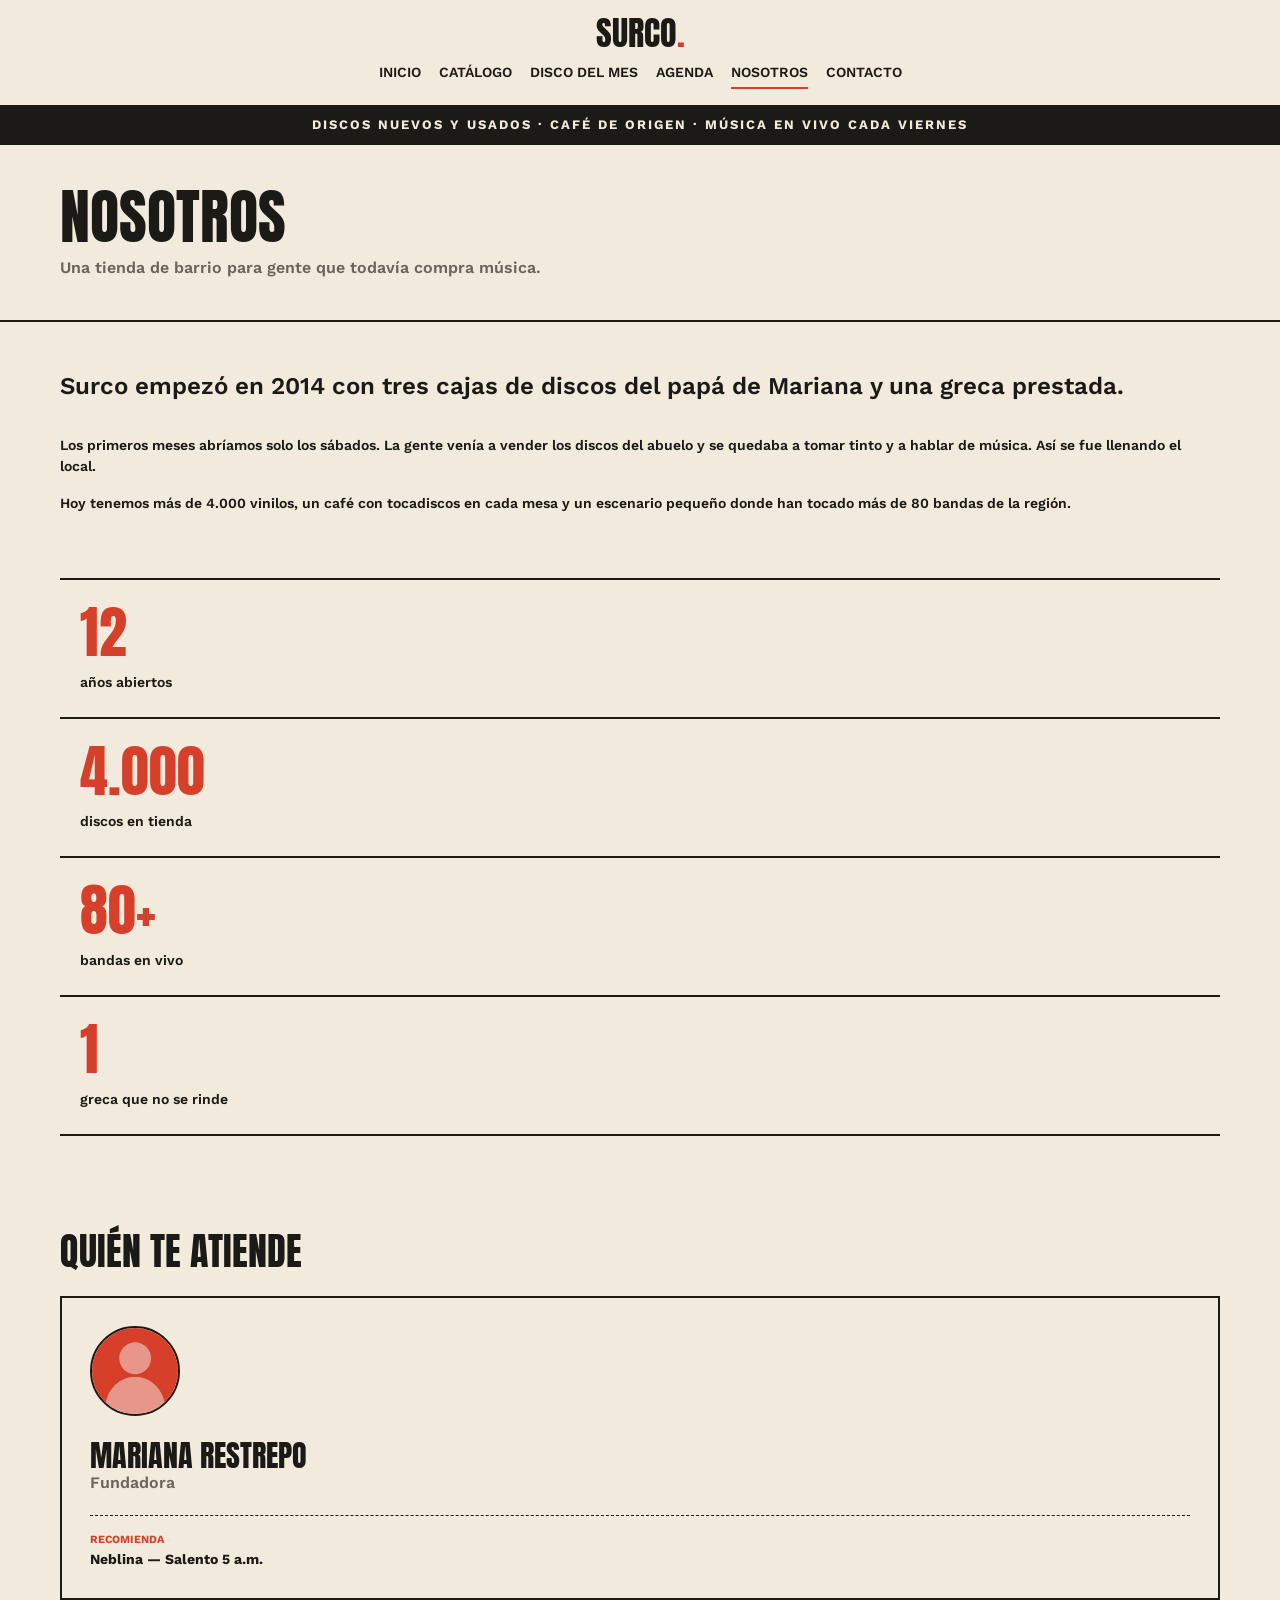
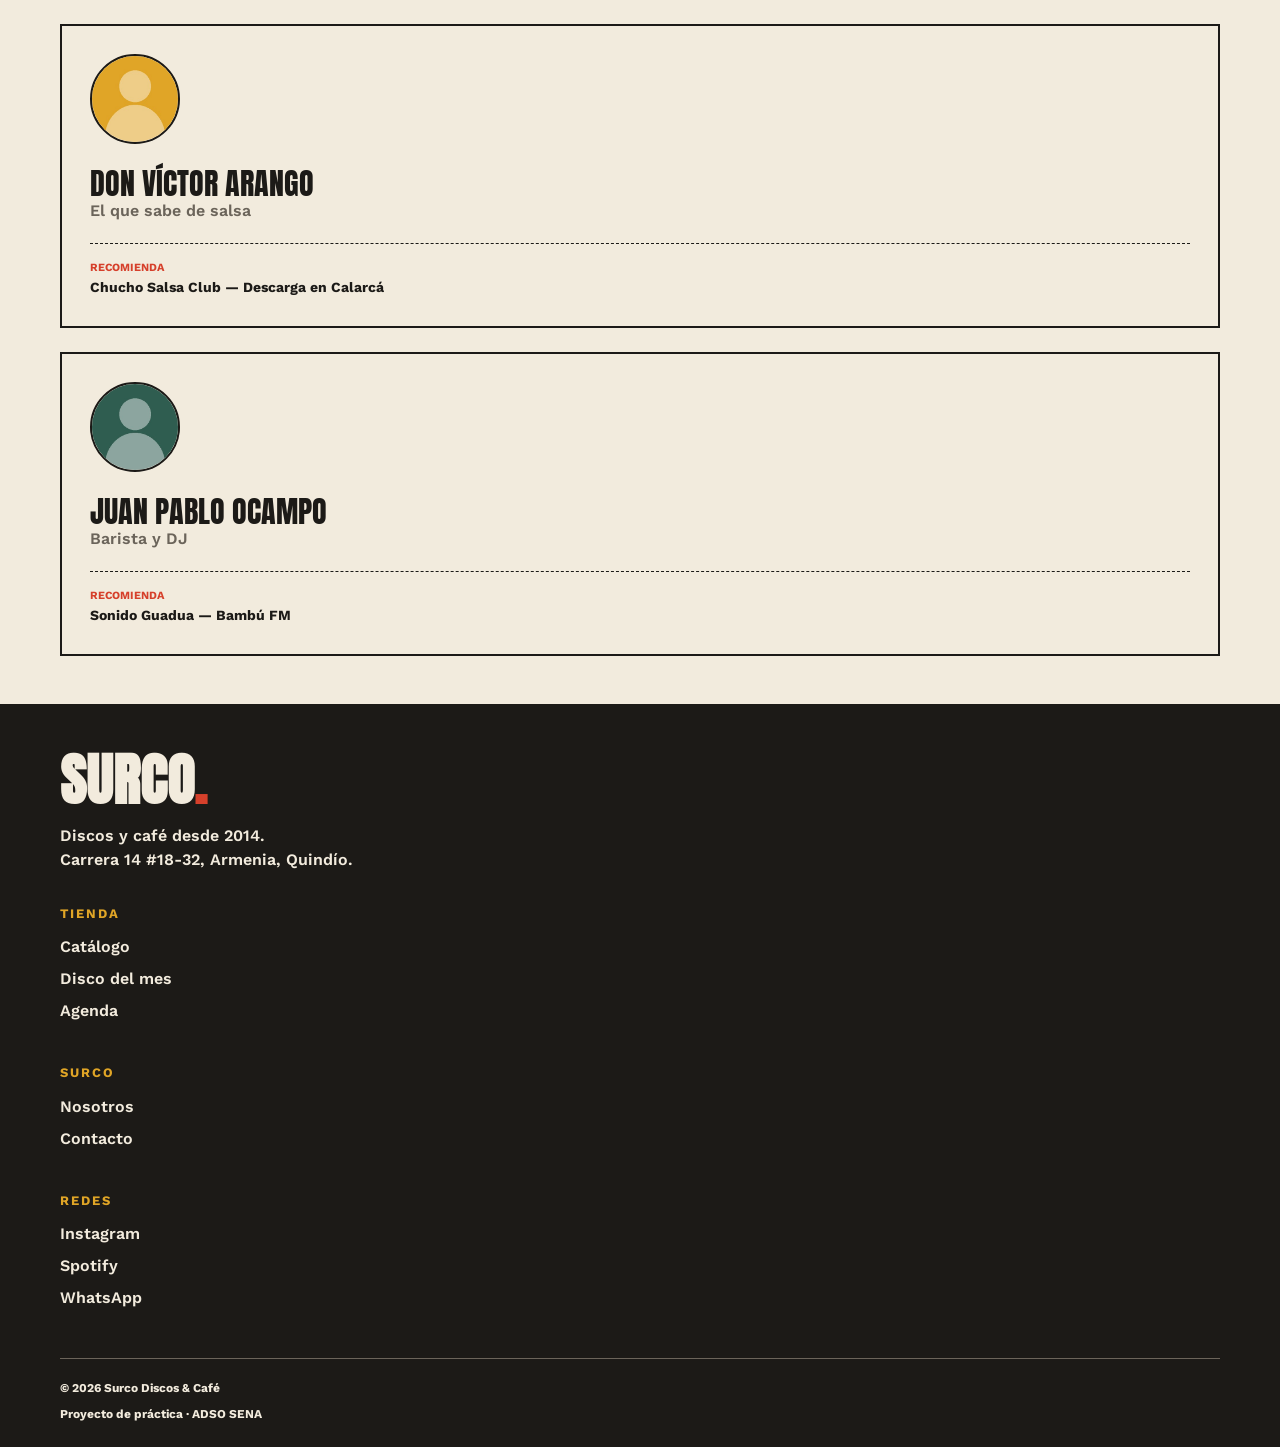
<file: html/nosotros.html>
<!DOCTYPE html>
<html lang="es">
<head>
  <meta charset="UTF-8">
  <meta name="viewport" content="width=device-width, initial-scale=1.0">
  <title>Nosotros · Surco Discos & Café</title>
  <link rel="preconnect" href="https://fonts.googleapis.com">
  <link href="https://fonts.googleapis.com/css2?family=Anton&family=Work+Sans:wght@400;600;700&display=swap" rel="stylesheet">
  <link rel="stylesheet" href="../css/styles.css">
  <link rel="stylesheet" href="../css/nosotros-styles.css">
</head>
<body>

  <header class="encabezado">
    <div class="contenedor encabezado-contenido">
      <a href="../index.html" class="logo">SURCO<span>.</span></a>

      <nav class="menu">
        <a href="../index.html">Inicio</a>
        <a href="catalogo.html">Catálogo</a>
        <a href="disco.html">Disco del mes</a>
        <a href="agenda.html">Agenda</a>
        <a href="nosotros.html" class="activo">Nosotros</a>
        <a href="contacto.html">Contacto</a>
      </nav>
    </div>
  </header>

  <div class="cinta">
    <p>Discos nuevos y usados · Café de origen · Música en vivo cada viernes</p>
  </div>

  <main>

    <section class="cabecera-pagina">
      <div class="contenedor">
        <h1 class="titulo-pagina">Nosotros</h1>
        <p class="subtitulo-pagina">Una tienda de barrio para gente que todavía compra música.</p>
      </div>
    </section>

    <section class="seccion">
      <div class="contenedor">

        <div class="historia">
          <p class="historia-intro">Surco empezó en 2014 con tres cajas de discos del papá de Mariana y una greca prestada.</p>

          <div class="historia-texto">
            <p>Los primeros meses abríamos solo los sábados. La gente venía a vender los discos del abuelo y se quedaba a tomar tinto y a hablar de música. Así se fue llenando el local.</p>
            <p>Hoy tenemos más de 4.000 vinilos, un café con tocadiscos en cada mesa y un escenario pequeño donde han tocado más de 80 bandas de la región.</p>
          </div>
        </div>

        <div class="cifras">
          <div class="cifra">
            <p class="cifra-numero">12</p>
            <p class="cifra-texto">años abiertos</p>
          </div>
          <div class="cifra">
            <p class="cifra-numero">4.000</p>
            <p class="cifra-texto">discos en tienda</p>
          </div>
          <div class="cifra">
            <p class="cifra-numero">80+</p>
            <p class="cifra-texto">bandas en vivo</p>
          </div>
          <div class="cifra">
            <p class="cifra-numero">1</p>
            <p class="cifra-texto">greca que no se rinde</p>
          </div>
        </div>

      </div>
    </section>

    <section class="seccion">
      <div class="contenedor">

        <div class="seccion-titulo">
          <h2>Quién te atiende</h2>
        </div>

        <div class="equipo">

          <article class="persona">
            <img src="../images/mariana.jpg" alt="Foto de Mariana Restrepo">
            <h3>Mariana Restrepo</h3>
            <p class="persona-cargo">Fundadora</p>
            <p class="persona-recomienda">Recomienda</p>
            <p class="persona-disco">Neblina — Salento 5 a.m.</p>
          </article>

          <article class="persona">
            <img src="../images/victor.jpg" alt="Foto de Don Víctor Arango">
            <h3>Don Víctor Arango</h3>
            <p class="persona-cargo">El que sabe de salsa</p>
            <p class="persona-recomienda">Recomienda</p>
            <p class="persona-disco">Chucho Salsa Club — Descarga en Calarcá</p>
          </article>

          <article class="persona">
            <img src="../images/juanpablo.jpg" alt="Foto de Juan Pablo Ocampo">
            <h3>Juan Pablo Ocampo</h3>
            <p class="persona-cargo">Barista y DJ</p>
            <p class="persona-recomienda">Recomienda</p>
            <p class="persona-disco">Sonido Guadua — Bambú FM</p>
          </article>

        </div>
      </div>
    </section>

  </main>

  <footer class="pie">
    <div class="contenedor">

      <div class="pie-contenido">
        <div class="pie-marca">
          <p class="pie-logo">SURCO<span>.</span></p>
          <p>Discos y café desde 2014.<br>Carrera 14 #18-32, Armenia, Quindío.</p>
        </div>

        <div class="pie-columna">
          <p class="pie-titulo">Tienda</p>
          <ul>
            <li><a href="catalogo.html">Catálogo</a></li>
            <li><a href="disco.html">Disco del mes</a></li>
            <li><a href="agenda.html">Agenda</a></li>
          </ul>
        </div>

        <div class="pie-columna">
          <p class="pie-titulo">Surco</p>
          <ul>
            <li><a href="nosotros.html">Nosotros</a></li>
            <li><a href="contacto.html">Contacto</a></li>
          </ul>
        </div>

        <div class="pie-columna">
          <p class="pie-titulo">Redes</p>
          <ul>
            <li><a href="#">Instagram</a></li>
            <li><a href="#">Spotify</a></li>
            <li><a href="#">WhatsApp</a></li>
          </ul>
        </div>
      </div>

      <div class="pie-final">
        <p>© 2026 Surco Discos & Café</p>
        <p>Proyecto de práctica · ADSO SENA</p>
      </div>

    </div>
  </footer>

</body>
</html>
</file>
<file: css/styles.css>
* {
  margin: 0;
  padding: 0;
  box-sizing: border-box;
}

body {
  background-color: #f2ebdd;
  color: #1c1a17;
  font-family: 'Work Sans', sans-serif;
  font-size: 16px;
  line-height: 1.5;
}

img {
  max-width: 100%;
  display: block;
}

a {
  color: inherit;
}

ul {
  list-style: none;
}

h1, h2, h3 {
  font-family: 'Anton', sans-serif;
  font-weight: 400;
  text-transform: uppercase;
  line-height: 1.05;
}

.contenedor {
  width: 100%;
  max-width: 1200px;
  margin: 0 auto;
  padding: 0 20px;
}

.rojo {
  color: #d6402b;
}

.antetitulo {
  color: #d6402b;
  font-size: 13px;
  font-weight: 700;
  text-transform: uppercase;
  letter-spacing: 2px;
  margin-bottom: 12px;
}

.boton {
  display: inline-block;
  font-size: 14px;
  font-weight: 700;
  text-transform: uppercase;
  text-decoration: none;
  padding: 14px 26px;
  border: 2px solid #1c1a17;
}

.boton-oscuro {
  background-color: #1c1a17;
  color: #f2ebdd;
}

.boton-oscuro:hover {
  background-color: #d6402b;
  border-color: #d6402b;
}

.boton-borde:hover {
  color: #d6402b;
  border-color: #d6402b;
}

.boton-claro {
  color: #f2ebdd;
  border-color: #f2ebdd;
}

.boton-claro:hover {
  color: #d6402b;
  border-color: #d6402b;
}

.enlace {
  font-size: 14px;
  font-weight: 700;
}

.enlace:hover {
  color: #d6402b;
}

.encabezado {
  padding: 16px 0;
}

.encabezado-contenido {
  display: flex;
  flex-direction: column;
  align-items: center;
  gap: 12px;
}

.logo {
  font-family: 'Anton', sans-serif;
  font-size: 34px;
  line-height: 1;
  text-decoration: none;
}

.logo span {
  color: #d6402b;
}

.menu {
  display: flex;
  flex-wrap: wrap;
  justify-content: center;
  gap: 8px 18px;
}

.menu a {
  font-size: 14px;
  font-weight: 600;
  text-transform: uppercase;
  text-decoration: none;
  padding-bottom: 4px;
  border-bottom: 2px solid transparent;
}

.menu a:hover {
  color: #d6402b;
}

.menu a.activo {
  border-bottom-color: #d6402b;
}

.cinta {
  background-color: #1c1a17;
  color: #f2ebdd;
  text-align: center;
  padding: 10px 20px;
}

.cinta p {
  font-size: 13px;
  font-weight: 700;
  text-transform: uppercase;
  letter-spacing: 2px;
}

.hero {
  padding: 40px 0;
  border-bottom: 2px solid #1c1a17;
}

.hero-contenido {
  display: flex;
  flex-direction: column;
  gap: 40px;
}

.titulo-inicio {
  font-size: 54px;
  margin-bottom: 20px;
}

.hero-descripcion {
  font-weight: 600;
  margin-bottom: 24px;
}

.botones {
  display: flex;
  flex-direction: column;
  align-items: flex-start;
  gap: 16px;
}

.seccion {
  padding: 48px 0;
}

.seccion-linea {
  border-bottom: 2px solid #1c1a17;
}

.seccion-titulo {
  margin-bottom: 24px;
}

.seccion-titulo h2 {
  font-size: 38px;
  margin-bottom: 8px;
}

.discos {
  display: grid;
  grid-template-columns: repeat(2, 1fr);
  gap: 24px 16px;
}

.disco img {
  border: 2px solid #1c1a17;
}

.disco-info {
  display: flex;
  flex-direction: column;
  margin-top: 10px;
}

.disco-nombre {
  font-family: 'Work Sans', sans-serif;
  text-transform: none;
  font-size: 15px;
  font-weight: 700;
}

.disco-artista {
  color: #6b645a;
  font-size: 13px;
  font-weight: 600;
}

.disco-precio {
  font-size: 14px;
  font-weight: 700;
}

.cafe {
  border: 2px solid #1c1a17;
}

.cafe-texto {
  background-color: #1c1a17;
  color: #f2ebdd;
  padding: 40px 24px;
}

.cafe-texto h2 {
  font-size: 38px;
  margin-bottom: 16px;
}

.cafe-descripcion {
  font-weight: 600;
  margin-bottom: 24px;
}

.carta {
  padding: 32px 24px;
}

.carta h3 {
  font-size: 32px;
  margin-bottom: 16px;
}

.carta li {
  display: flex;
  justify-content: space-between;
  padding: 14px 0;
  border-bottom: 1px dashed #1c1a17;
  font-size: 14px;
  font-weight: 700;
}

.evento {
  display: grid;
  grid-template-columns: 70px 1fr;
  gap: 16px;
  padding: 24px 0;
  border-top: 2px solid #1c1a17;
}

.evento:last-child {
  border-bottom: 2px solid #1c1a17;
}

.evento-fecha {
  font-family: 'Anton', sans-serif;
  font-size: 44px;
  line-height: 1;
}

.evento-fecha span {
  display: block;
  font-size: 20px;
  text-transform: uppercase;
}

.evento-info h3 {
  font-size: 28px;
  margin-bottom: 6px;
}

.evento-info p {
  color: #6b645a;
  font-size: 14px;
  font-weight: 600;
}

.evento .boton {
  grid-column: 2;
  justify-self: start;
}

.pie {
  background-color: #1c1a17;
  color: #f2ebdd;
  padding: 48px 0 24px;
}

.pie-contenido {
  display: flex;
  flex-direction: column;
  gap: 32px;
}

.pie-logo {
  font-family: 'Anton', sans-serif;
  font-size: 56px;
  line-height: 1;
  margin-bottom: 16px;
}

.pie-logo span {
  color: #d6402b;
}

.pie-marca p {
  font-weight: 600;
}

.pie-titulo {
  color: #e0a526;
  font-size: 13px;
  font-weight: 700;
  text-transform: uppercase;
  letter-spacing: 2px;
  margin-bottom: 12px;
}

.pie-columna li {
  margin-bottom: 8px;
}

.pie-columna a {
  text-decoration: none;
  font-weight: 600;
}

.pie-columna a:hover {
  color: #d6402b;
}

.pie-final {
  display: flex;
  flex-direction: column;
  gap: 8px;
  margin-top: 40px;
  padding-top: 20px;
  border-top: 1px solid #6b645a;
  font-size: 12px;
  font-weight: 700;
}

@media (min-width: 900px) and (max-width: 1199px){

  .contenedor {
    padding: 0 40px;
  }

  .encabezado {
    padding: 24px 0;
  }

  .encabezado-contenido {
    flex-direction: row;
    justify-content: space-between;
  }

  .menu {
    gap: 26px;
  }

  .hero {
    padding: 60px 0;
  }

  .hero-contenido {
    flex-direction: row;
    align-items: center;
  }

  .hero-texto,
  .hero-imagen {
    flex: 1;
  }

  .titulo-inicio {
    font-size: 100px;
  }

  .botones {
    flex-direction: row;
  }

  .seccion {
    padding: 70px 0;
  }

  .seccion-titulo {
    display: flex;
    justify-content: space-between;
    align-items: flex-end;
    margin-bottom: 32px;
  }

  .seccion-titulo h2 {
    font-size: 48px;
    margin-bottom: 0;
  }

  .discos {
    grid-template-columns: repeat(4, 1fr);
    gap: 28px;
  }

  .disco-info {
    flex-direction: row;
    justify-content: space-between;
  }

  .cafe {
    display: grid;
    grid-template-columns: 1fr 1fr;
  }

  .cafe-texto,
  .carta {
    padding: 56px 50px;
  }

  .cafe-texto h2 {
    font-size: 48px;
  }

  .evento {
    grid-template-columns: 130px 1fr auto;
    align-items: center;
  }

  .evento .boton {
    grid-column: 3;
  }

  .evento-fecha {
    font-size: 52px;
  }

  .evento-info h3 {
    font-size: 30px;
  }

  .pie-contenido {
    flex-direction: row;
    justify-content: space-between;
  }

  .pie-marca {
    flex: 2;
  }

  .pie-columna {
    flex: 1;
  }

  .pie-final {
    flex-direction: row;
    justify-content: space-between;
  }
}
</file>
<file: css/baseStyle.css>
@import url('https://fonts.googleapis.com/css2?family=Anton&family=Work+Sans:wght@400;600;700&display=swap');

:root {
    --papel: #f2ebdd;
    --papel-oscuro: #e6dcc8;
    --tinta: #1c1a17;
    --gris: #6b645a;
    --rojo: #d6402b;
    --mostaza: #e0a526;
}

* {
    box-sizing: border-box;
}

html {
    scroll-behavior: smooth;
}

body {
    margin: 0;
    background-color: var(--papel);
    color: var(--tinta);
    font-family: 'Work Sans', sans-serif;
    font-size: 16px;
    line-height: 1.5;
}

img {
    max-width: 100%;
    display: block;
}

a {
    color: inherit;
    text-decoration: none;
}

p {
    margin: 0;
}

h1,
h2,
h3 {
    margin: 0;
    font-family: 'Anton', sans-serif;
    font-weight: 400;
    text-transform: uppercase;
    line-height: 1;
}

h1 {
    font-size: 90px;
}

h2 {
    font-size: 48px;
}

button,
input,
select,
textarea {
    font-family: 'Work Sans', sans-serif;
}

button {
    cursor: pointer;
}

:focus-visible {
    outline: 3px solid var(--rojo);
    outline-offset: 3px;
}

.container {
    width: 100%;
    max-width: 1200px;
    margin: 0 auto;
    padding: 0 40px;
}

.logo {
    display: inline-block;
    font-family: 'Anton', sans-serif;
    font-size: 34px;
    text-transform: uppercase;
}

.logo span {
    color: var(--rojo);
}

.site-header {
    padding: 20px 0;
}

.header-inner {
    display: flex;
    align-items: center;
    justify-content: space-between;
    gap: 15px 32px;
}

.main-nav {
    display: flex;
    flex-wrap: wrap;
    gap: 12px 28px;
}

.main-nav a {
    padding-bottom: 4px;
    border-bottom: 3px solid transparent;
    font-size: 14px;
    font-weight: 700;
    text-transform: uppercase;
}

.main-nav a:hover {
    color: var(--rojo);
}

.main-nav a.active {
    border-bottom-color: var(--rojo);
}

.cinta {
    padding: 10px 20px;
    background-color: var(--tinta);
    color: var(--papel);
    font-size: 13px;
    font-weight: 700;
    letter-spacing: 1px;
    text-align: center;
    text-transform: uppercase;
}

.btn {
    display: inline-block;
    padding: 12px 26px;
    border: 2px solid var(--tinta);
    background-color: var(--tinta);
    color: var(--papel);
    font-size: 14px;
    font-weight: 700;
    text-align: center;
    text-transform: uppercase;
}

.btn:hover {
    background-color: var(--rojo);
    border-color: var(--rojo);
}

.btn-outline {
    background-color: transparent;
    color: var(--tinta);
}

.btn-outline:hover {
    background-color: transparent;
    border-color: var(--rojo);
    color: var(--rojo);
}

.btn-light {
    background-color: transparent;
    border-color: var(--papel);
    color: var(--papel);
}

.btn-light:hover {
    background-color: transparent;
    border-color: var(--rojo);
    color: var(--rojo);
}

.antetitulo {
    margin-bottom: 8px;
    color: var(--rojo);
    font-size: 13px;
    font-weight: 700;
    letter-spacing: 2px;
    text-transform: uppercase;
}

.site-footer {
    padding-top: 60px;
    background-color: var(--tinta);
    color: var(--papel);
}

.footer-grid {
    display: grid;
    grid-template-columns: 2fr 1fr 1fr 1fr;
    gap: 40px;
    padding-bottom: 50px;
}

.footer-brand .logo {
    display: block;
    width: fit-content;
    margin-bottom: 8px;
    font-size: 56px;
}

.footer-brand p {
    font-weight: 600;
}

.footer-column {
    display: flex;
    flex-direction: column;
    gap: 8px;
}

.footer-column h3 {
    margin-bottom: 8px;
    color: var(--mostaza);
    font-family: 'Work Sans', sans-serif;
    font-size: 13px;
    font-weight: 700;
    letter-spacing: 2px;
}

.footer-column a {
    font-weight: 600;
}

.footer-column a:hover {
    color: var(--rojo);
}

.footer-bottom {
    display: flex;
    justify-content: space-between;
    flex-wrap: wrap;
    gap: 12px 24px;
    padding: 20px 0 24px;
    border-top: 1px solid var(--gris);
}

.footer-bottom p {
    font-size: 13px;
    font-weight: 700;
}

@media (max-width: 900px) {
    .container {
        padding: 0 32px;
    }

    .footer-grid {
        grid-template-columns: 1fr 1fr 1fr;
    }

    .footer-brand {
        grid-column: 1 / -1;
    }
}

@media (max-width: 600px) {
    .container {
        padding: 0 20px;
    }

    h1 {
        font-size: 60px;
    }

    h2 {
        font-size: 38px;
    }

    .header-inner {
        flex-direction: column;
    }

    .main-nav {
        justify-content: center;
        gap: 12px 18px;
    }

    .footer-grid {
        grid-template-columns: 1fr;
        gap: 45px;
        padding-bottom: 56px;
    }

    .footer-bottom {
        flex-direction: column;
    }
}
</file>
<file: css/Agenda.css>
.page-header {
    padding: 60px 0 40px;
    border-bottom: 2px solid var(--tinta);
}

.page-header h1 {
    line-height: 1.1;
}

.page-header p {
    max-width: 510px;
    color: var(--gris);
    font-size: 18px;
    font-weight: 600;
    line-height: 1.6;
}


.proximo {
    padding: 70px 0 60px;
}

.proximo-box {
    display: grid;
    grid-template-columns: 1fr 1fr;
    min-height: 562px;
    border: 2px solid var(--tinta);
}


.proximo-fecha {
    display: flex;
    flex-direction: column;
    align-items: center;
    justify-content: center;
    padding: 24px 20px 0;
    background-color: var(--rojo);
    color: var(--papel);
    text-align: center;
}

.proximo-imagen {
    width: 100%;
    height: 100%;
    max-height: 400px;
    object-fit: cover;
}

.fecha-nombre {
    margin-top: 18px;
    font-size: 18px;
    font-weight: 600;
    letter-spacing: 1px;
    text-transform: uppercase;
}


.proximo-info {
    padding: 40px;
}

.proximo-info h2 {
    margin-bottom: 16px;
    font-size: 52px;
    line-height: 1.1;
}

.proximo-texto {
    margin-bottom: 30px;
    font-size: 15px;
    font-weight: 600;
    line-height: 1.7;
}


.datos-evento {
    display: grid;
    grid-template-columns: 1fr 1fr;
    margin-bottom: 30px;
    border: 2px solid var(--tinta);
}

.datos-evento .dato {
    padding: 15px;
}

.datos-evento .dato:nth-child(odd) {
    border-right: 2px solid var(--tinta);
}

.datos-evento .dato:nth-child(-n+2) {
    border-bottom: 2px solid var(--tinta);
}

.datos-evento .dato span {
    display: block;
    margin-bottom: 4px;
    color: var(--gris);
    font-size: 11px;
    font-weight: 700;
    letter-spacing: 1px;
    text-transform: uppercase;
}

.datos-evento .dato strong {
    display: block;
    font-size: 15px;
    font-weight: 700;
}

.proximo-info .btn {
    line-height: 1.5;
}


.resto {
    padding: 70px 0;
    border-top: 2px solid var(--tinta);
}

.resto h2 {
    margin-bottom: 40px;
}


.eventos {
    border-top: 2px solid var(--tinta);
}

.evento {
    display: grid;
    grid-template-columns: 90px 1fr auto;
    gap: 30px;
    align-items: center;
    padding: 25px 0;
    border-bottom: 1px solid var(--papel-oscuro);
}


.evento-fecha {
    display: flex;
    flex-direction: column;
    align-items: center;
    justify-content: center;
    width: 70px;
    height: 70px;
    border: 2px solid var(--tinta);
    text-align: center;
}

.evento-fecha span {
    font-family: 'Anton', sans-serif;
    font-size: 32px;
    line-height: 1;
}

.evento-fecha small {
    margin-top: 4px;
    font-size: 12px;
    font-weight: 700;
    text-transform: uppercase;
}


.evento-detalle h3 {
    margin-bottom: 6px;
    font-family: 'Anton', sans-serif;
    font-size: 25px;
    text-transform: uppercase;
}

.evento-detalle p {
    color: var(--gris);
    font-size: 14px;
    font-weight: 600;
    line-height: 1.5;
}

.evento-precio {
    font-family: 'Anton', sans-serif;
    font-size: 24px;
    white-space: nowrap;
}

@media (max-width: 900px) {

    .proximo-box {
        grid-template-columns: 1fr;
    }

    .proximo-fecha {
        min-height: 400px;
    }

    .proximo-imagen {
        max-width: 500px;
        max-height: 350px;
    }

    .proximo-info {
        padding: 35px;
    }

    .evento {
        grid-template-columns: 80px 1fr auto;
        gap: 20px;
    }
}


@media (max-width: 600px) {

    .page-header {
        padding: 40px 0 30px;
    }

    .page-header p {
        font-size: 16px;
    }

    .proximo {
        padding: 40px 0;
    }

    .proximo-box {
        display: block;
    }

    .proximo-fecha {
        min-height: auto;
        padding: 20px;
    }

    .proximo-imagen {
        width: 100%;
        max-height: none;
    }

    .fecha-nombre {
        font-size: 15px;
    }

    .proximo-info {
        padding: 25px 20px;
    }

    .proximo-info h2 {
        font-size: 38px;
    }

    .proximo-texto {
        font-size: 14px;
    }

    .datos-evento {
        grid-template-columns: 1fr;
    }

    .datos-evento .dato:nth-child(odd) {
        border-right: none;
    }

    .datos-evento .dato:not(:last-child) {
        border-bottom: 2px solid var(--tinta);
    }

    .resto {
        padding: 40px 0;
    }

    .resto h2 {
        margin-bottom: 30px;
    }

    .evento {
        grid-template-columns: 60px 1fr;
        gap: 15px;
        padding: 20px 0;
    }

    .evento-fecha {
        width: 60px;
        height: 60px;
    }

    .evento-fecha span {
        font-size: 27px;
    }

    .evento-detalle h3 {
        font-size: 20px;
    }

    .evento-detalle p {
        font-size: 13px;
    }

    .evento-precio {
        grid-column: 2;
        font-size: 20px;
        margin-top: -8px;
    }
}
</file>
<file: css/Catalogo.css>
.page-header {
    padding: 60px 0 40px;
    border-bottom: 2px solid var(--tinta);
}

.page-header h1 {
    line-height: 1.1;
}

.page-header p {
    max-width: 510px;
    color: var(--gris);
    font-size: 18px;
    font-weight: 600;
    line-height: 1.6;
}

.catalog {
    padding: 70px 0;
}

.catalog-layout {
    display: grid;
    grid-template-columns: 220px 1fr;
    gap: 50px;
    align-items: start;
}

.filter-group + .filter-group {
    margin-top: 35px;
}

.filter-group h2 {
    font-size: 22px;
    margin-bottom: 16px;
}

.filter-group ul {
    list-style: none;
    padding: 0;
    margin: 0;
}

.filter-group a {
    display: flex;
    justify-content: space-between;
    gap: 12px;
    padding: 10px 0;
    border-bottom: 1px solid var(--papel-oscuro);
    font-size: 15px;
    font-weight: 700;
    line-height: 1.43;
}

.filter-group a:hover, .filter-group a.active {
    color: var(--rojo);
}

.catalog-toolbar {
    display: flex;
    justify-content: space-between;
    gap: 16px;
    margin-bottom: 30px;
    padding-bottom: 16px;
    border-bottom: 2px solid var(--tinta);
    font-size: 14px;
    font-weight: 700;
}

.catalog-grid {
    display: grid;
    grid-template-columns: repeat(3, 1fr);
    gap: 30px;
}

.album-card img {
    width: 100%;
    aspect-ratio: 1/1;
    object-fit: cover;
   border: 2px solid var(--tinta);
}

.album-card a:hover img {
    border-color: var(--rojo);
}

.album-info {
    display: grid;
    grid-template-columns: 1fr auto;
    align-items: baseline;
    column-gap: 12px;
    margin-top: 10px;
}

.album-info h3 {
    font-family: 'work Sans', sans-serif;
    font-size: 15px;
    font-weight: 700;
    line-height: 1.3;
    text-transform: none;
}

.album-price {
    font-size: 15px;
    font-weight: 700;
    line-height: 1.3;
}

.album-artist {
    grid-column: 1 / -1;
    font-size: 14px;
    font-weight: 600;
    color: var(--gris);
}

@media (max-width: 900px) {
    .catalog-layout {
        grid-template-columns: 1fr;
    }

    .filters {
        display:grid;
        grid-template-columns: 1fr 1fr;
        gap: 40px;
        max-width: 520px;
        margin-bottom: 35px;
    }

    .filter-group + .filter-group {
        margin-top: 0;
    }
}

@media (max-width: 600px) {
    .catalog-grid {
        grid-template-columns: repeat (2, 1fr);
        gap: 20px;
    }

    .album-info {
        grid-template-columns: 1fr;
    }

    .album-artist {
        order: 2;
    }

    .album-price {
        order: 3;
        margin-top: 4px;
        line-height: 1.5;
    }
}
</file>
<file: css/style.css>
/*==ESTILOS DE CONTACTO*/
* {
    box-sizing: border-box;
}

body {
    margin: 0;
    background: #f1e8d8;
    color: #25231f;
    font-family: Arial, sans-serif;
}

.encabezado {
    padding: 1rem;
    text-align: center;
}

.logo {
    display: inline-block;
    color: #1c1b19;
    font-size: 1.8rem;
    font-weight: 900;
    text-decoration: none;
}

.logo span {
    color: #d74332;
}

nav {
    display: flex;
    flex-wrap: wrap;
    justify-content: center;
    gap: 0.75rem;
    margin-top: 0.8rem;
}

nav a {
    color: #1c1b19;
    font-size: 0.75rem;
    font-weight: bold;
    text-decoration: none;
    text-transform: uppercase;
}


.franja {
    padding: 0.7rem 1rem;
    background: #1c1b19;
    color: #f1e8d8;
    font-size: 0.7rem;
    font-weight: bold;
    text-align: center;
    text-transform: uppercase;
}

.contacto {
    max-width: 1100px;
    padding: 2rem 1rem;
}

.introduccion {
    padding-bottom: 1.5rem;
    border-bottom: 2px solid #1c1b19;
    width: 100%;
}

h1,
h2 {
    margin: 0 0 0.35rem;
    color: #1c1b19;
    font-family: Impact, "Arial Narrow", sans-serif;
    text-transform: uppercase;
}

h1 {
    font-size: clamp(2.5rem, 10vw, 4rem);
    line-height: 0.95;
}

.introduccion p {
    max-width: 32rem;
    margin: 0;
    line-height: 1.5;
}

.formulario {
    display: grid;
    gap: 1rem;
    padding: 1.5rem 0 2rem;
}

.campo {
    display: grid;
    gap: 0.4rem;
}

.campo label {
    font-size: 0.7rem;
    font-weight: bold;
    text-transform: uppercase;
}

input,
select,
textarea {
    width: 100%;
    border: 1px solid #1c1b19;
    border-radius: 0;
    padding: 0.65rem;
    background: transparent;
    color: #25231f;
    font: inherit;
}

textarea {
    resize: vertical;
}

button {
    width: fit-content;
    border: 0;
    padding: 0.75rem 1.5rem;
    background: #1c1b19;
    color: white;
    font-weight: bold;
    text-transform: uppercase;
    cursor: pointer;
}

.informacion h2 {
    margin-top: 1rem;
    font-size: 1.5rem;
}

.informacion p {
    line-height: 1.5;
}

.mapa {
    display: grid;
    width: 280px;
    height: 100x;
}

.mapa img{
    width: 97%;
    height: 100%;
    margin-right: 15px;
    border: 2px solid #1c1b19 ;
}

.horarios {
    margin: 0;
}

.horarios div {
    display: flex;
    justify-content: space-between;
    gap: 1rem;
    padding: 0.8rem 0;
    border-bottom: 1px dotted #1c1b19;
    font-size: 0.9rem;
}

.horarios dd {
    margin: 0;
    white-space: nowrap;
}

.pie {
    padding: 2rem 1rem 1rem;
    background: #1c1b19;
    color: #f1e8d8;
}

.pie .logo {
    color: #f1e8d8;
    font-size: 2.5rem;
}

.pie p {
    line-height: 1.5;
}

.enlaces-pie {
    display: grid;
    gap: 1.5rem;
    margin: 2rem 0;
}

.enlaces-pie h2 {
    color: #d9a94c;
    font-size: 0.8rem;
    letter-spacing: 0.12em;
}

.enlaces-pie a {
    display: block;
    margin-top: 0.5rem;
    color: #f1e8d8;
    text-decoration: none;
}

.pie small {
    display: block;
    padding-top: 1rem;
    border-top: 1px solid #777;
    line-height: 1.8;
}


@media (min-width: 768px) {
  /* Encabezado: logo a la izquierda y menú a la derecha */
    .encabezado {
        display: flex;
        align-items: center;
        justify-content: space-between;
        max-width: 1280px;
        margin: 0 auto;
        padding: 1rem 5%;
    }

    nav {
        flex-wrap: nowrap;
        gap: 1.6rem;
        margin-top: 0;
    }

  /* Introducción arriba; formulario e información debajo */
    .contacto {
        display: grid;
        grid-template-columns: 1.2fr 0.8fr;
        grid-template-areas:
        "intro intro"
        "form info";
        column-gap: 3rem;
        row-gap: 2rem;
        max-width: 1280px;
        margin: 0 auto;
        padding: 3rem 5% 4rem;
    }

    .introduccion {
        grid-area: intro;
        margin: 0 -5.56%;
        padding: 1rem 5.56% 2.5rem;
    }

    .introduccion h1 {
        font-size: clamp(4rem, 8vw, 6.5rem);
    }

    .introduccion p {
        max-width: 34rem;
    }

  /* Formulario en dos columnas */
    .formulario {
        grid-area: form;
        display: grid;
        grid-template-columns: 1fr 1fr;
        column-gap: 1.25rem;
        row-gap: 1.5rem;
        align-content: start;
        padding: 1rem 0 0;
    }

    .formulario .campo:nth-child(n + 3),
    .formulario button {
        grid-column: 1 / -1;
    }

    input,
    select {
    min-height: 3rem;
    }

    textarea {
        min-height: 9rem;
    }

    .formulario button {
        min-width: 7rem;
        min-height: 2.8rem;
    }

  /* Mapa, dirección y horarios en la columna derecha */
    .informacion {
        grid-area: info;
        min-width: 0;
        padding-top: 1rem;
    }

    .mapa {
        width: 100%;
        aspect-ratio: 1.3;
    }

  /* Pie: marca a la izquierda, tres grupos de enlaces a la derecha */
    .pie {
        display: grid;
        grid-template-columns: 2fr 1fr 1fr 1fr;
        grid-template-rows: auto auto;
        column-gap: 2rem;
        max-width: none;
        padding: 4rem 6.25% 1rem;
    }

    .pie > .logo {
        grid-column: 1;
        grid-row: 1;
        
        font-size: 3.5rem;
        
    }

    .pie > p {
        grid-column: 1;
        grid-row: 1;
        align-self: end;
        margin-bottom: 0.5rem;
    }

    .enlaces-pie {
        grid-column: 2 / -1;
        grid-row: 1;
        display: grid;
        grid-template-columns: repeat(3, 1fr);
        gap: 2rem;
        margin: 0;
    }

    .pie > small {
        grid-column: 1 / -1;
        grid-row: 2;
        display: flex;
        justify-content: space-between;
        margin-top: 3rem;
        padding-top: 1rem;
        }
}

/*ESTILOS DE DISCOS*/

.producto-contenedor {
    padding: 24px 16px;
    max-width: 1100px;
    margin: 0 auto;
    display: flex;
    flex-direction: column;
    gap: 24px;
    margin: 15px;
}

.disco img {
    width: 100%;
    aspect-ratio: 1 / 1;
    border: 1px solid #1a1a1a;
    display: block;
}

/* --- DETALLES DE PRODUCTO --- */
.texto-superior {
    color: #d03b29;
    font-size: 0.8rem;
    font-weight: 700;
    letter-spacing: 1px;
    margin-bottom: 4px;
}

.titulo-album {
    font-family: 'Oswald', sans-serif;
    font-size: 3rem;
    line-height: 0.95;
    text-transform: uppercase;
}

.nombre-artista {
    font-size: 1.1rem;
    font-weight: 600;
    margin-top: 4px;
    margin-bottom: 16px;
}

.precio {
    color: #d03b29;
    font-family: 'Oswald', sans-serif;
    font-size: 2.2rem;
    font-weight: 700;
    margin-bottom: 16px;
}

.descripcion {
    font-size: 0.95rem;
    margin-bottom: 20px;
    font-weight: 500;
}

.btn-comprar {
    width: 100%;
    background-color: #181818;
    color: #ffffff;
    border: none;
    padding: 14px;
    font-weight: 700;
    letter-spacing: 1px;
    cursor: pointer;
    margin-bottom: 24px;
}

/* --- ESPECIFICACIONES (CSS GRID) --- */
.tabla-grid {
    display: grid;
    grid-template-columns: 1fr 1fr;
    border: 1px solid #1a1a1a;;
    margin-bottom: 32px;
}

.caja {
    padding: 10px;
    border: 0.5px solid #1a1a1a;;
    display: flex;
    flex-direction: column;
}

.caja .label {
    font-size: 0.65rem;
    color: #666;
    font-weight: 700;
    letter-spacing: 0.5px;
}

.caja .val {
    font-size: 0.9rem;
    font-weight: 700;
}

/* --- TRACKLIST --- */
.lista h3 {
    font-family: 'Oswald', sans-serif;
    font-size: 1.8rem;
    margin-top: 16px;
    margin-bottom: 8px;
}

.lista ul {
    list-style: none;
}

.lista li {
    display: flex;
    align-items: center;
    padding: 8px 0;
    border-bottom: 1px solid rgba(0,0,0,0.08);
    font-size: 0.9rem;
}

.lista .num {
    color: #d03b29;
    font-weight: 700;
    width: 32px;
}

.lista .title {
    flex-grow: 1;
    font-weight: 600;
}

.lista .duration {
    color: #666;
    font-size: 0.85rem;
}

.divider {
    border: none;
    border-top: 1px solid rgba(0,0,0,0.15);
    margin: 30px 0;
}

.recomendaciones {
    max-width: 1100px;
    margin: 0 auto;
    padding: 0 16px 40px 16px;
    }

.recomendaciones h2 {
    font-family: 'Oswald', sans-serif;;
    font-size: 2.2rem;
    margin-bottom: 20px;
}

.tarjeta-grid {
    display: grid;
    grid-template-columns: 1fr 1fr;
    gap: 16px;
}

.tarjeta img {
    width: 100%;
    aspect-ratio: 1 / 1;
    border: 1px solid #1a1a1a;
    display: block;
}

.tarjeta-info {
    margin-top: 8px;
    display: flex;
    flex-direction: column;
    gap: 4px;
}

.tarjeta-info h4 {
    font-size: 0.9rem;
    font-weight: 700;
    line-height: 1.1;
}

.tarjeta-info p {
    font-size: 0.75rem;
    color: #555;
}

.tarjeta-precio {
    font-weight: 700;
    font-size: 0.85rem;
    margin-top: 2px;
}

/* ===== AJUSTES DISCO DEL MES (móvil + escritorio) ===== */
:root {
    --font-heading: 'Anton', Impact, 'Arial Narrow', sans-serif;
    --gray-border: #1c1b19;
    --lado: 16px; /* margen lateral del contenido */
}

body {
    font-family: 'Space Grotesk', Arial, sans-serif;
}

.logo {
    font-family: var(--font-heading);
    font-weight: 400;
}

nav a.activo {
    padding-bottom: 0.3rem;
    border-bottom: 3px solid #d74332;
}

/* Contenedor: grid con márgenes laterales, así la línea divisoria llega de borde a borde */
.producto-contenedor {
    display: grid;
    grid-template-columns: var(--lado) minmax(0, 1fr) var(--lado);
    row-gap: 24px;
    max-width: none;
    margin: 0;
    padding: 24px 0 0;
}

.producto-contenedor > .disco,
.producto-contenedor > section {
    grid-column: 2;
}

.producto-contenedor > .divider {
    grid-column: 1 / -1;
}

/* Portada */
.disco img {
    border: 2px solid var(--gray-border);
}

/* Detalles */
.texto-superior {
    margin: 0 0 0.5rem;
    letter-spacing: 0.15em;
}

.titulo-album {
    margin: 0;
    font-family: var(--font-heading);
    font-weight: 400;
}

.nombre-artista {
    font-family: inherit;       /* el h2 global usa Impact y mayúsculas */
    text-transform: none;
    font-size: 1.2rem;
    margin: 0.4rem 0 1.5rem;
}

.precio {
    margin: 0 0 1rem;
    font-family: var(--font-heading);
    font-weight: 400;
}

.descripcion {
    margin-top: 0;
    line-height: 1.6;
}

.btn-comprar {
    width: fit-content;
    padding: 14px 28px;
}

/* Tabla de especificaciones */
.tabla-grid {
    border: 2px solid var(--gray-border);
}

.caja {
    padding: 14px 16px;
    border: 0;
}

.caja:nth-child(odd)  { border-right: 2px solid var(--gray-border); }
.caja:nth-child(-n+2) { border-bottom: 2px solid var(--gray-border); }

.caja .label {
    margin-bottom: 4px;
}

/* Tracklist */
.lista h3 {
    margin: 24px 0 8px;
    font-family: var(--font-heading);
    font-weight: 400;
}

.lista ul {
    margin: 0;
    padding: 0;
}

.lista li {
    padding: 12px 0;
}

/* Separador */
.divider {
    margin: 16px 0 0;
    border: 0;
    border-top: 2px solid var(--gray-border);
}

/* Recomendaciones */
.recomendaciones {
    max-width: none;
    margin: 0;
    padding: 24px 0 48px;
}

.recomendaciones h2 {
    margin: 0 0 24px;
    font-family: var(--font-heading);
    font-weight: 400;
    font-size: 2.4rem;
}

.tarjeta img {
    border: 2px solid var(--gray-border);
}

.tarjeta-info h4,
.tarjeta-info p {
    margin: 0;
}

.tarjeta-info p {
    color: #6b665c;
    font-weight: 700;
}

/* ===== ESCRITORIO ===== */
@media (min-width: 768px) {

:root {
        --lado: max(6.25%, calc((100% - 1120px) / 2));
}

.producto-contenedor {
    grid-template-columns: var(--lado) minmax(0, 1fr) 60px minmax(0, 1fr) var(--lado);
    row-gap: 0;
    padding-top: 4.5rem;
}


.producto-contenedor > .disco {
    grid-column: 2;
    grid-row: 1;
    align-self: start;
}

.producto-contenedor > section:first-of-type {
    grid-column: 4;
    grid-row: 1;
}


.producto-contenedor > .divider {
    grid-row: 2;
    margin-top: 4.5rem;
    
}

.producto-contenedor > .recomendaciones {
        grid-column: 2 / 5;
        grid-row: 3;
        padding: 4.5rem 0 5rem;
    }

.titulo-album {
    font-size: clamp(3rem, 6vw, 4.6rem);
}

.nombre-artista {
        font-size: 1.3rem;
}

.precio {
        font-size: 2.8rem;
}

.descripcion {
        font-size: 1rem;
}

.recomendaciones h2 {
        font-size: 3.5rem;
        margin-bottom: 2rem;
}


.tarjeta-grid {
        grid-template-columns: repeat(4, 1fr);
        gap: 30px;
}

.tarjeta-info {
        flex-direction: row;
        justify-content: space-between;
        align-items: flex-start;
        gap: 0.5rem;
}

.tarjeta-precio {
        margin-top: 0;
        white-space: nowrap;
}
}
</file>
<file: css/nosotros-styles.css>
.cabecera-pagina {
  padding: 40px 0;
  border-bottom: 2px solid #1c1a17;
}

.titulo-pagina {
  font-size: 60px;
}

.subtitulo-pagina {
  color: #6b645a;
  font-weight: 600;
  margin-top: 8px;
}

.historia {
  display: flex;
  flex-direction: column;
  gap: 32px;
  margin-bottom: 48px;
}

.historia-intro {
  font-size: 24px;
  font-weight: 600;
  line-height: 1.4;
}

.historia-texto p {
  font-size: 14px;
  font-weight: 600;
  margin-bottom: 16px;
}

.cifras {
  border-top: 2px solid #1c1a17;
  border-bottom: 2px solid #1c1a17;
}

.cifra {
  padding: 24px 20px;
  border-bottom: 2px solid #1c1a17;
}

.cifra:last-child {
  border-bottom: none;
}

.cifra-numero {
  font-family: 'Anton', sans-serif;
  font-size: 56px;
  line-height: 1;
  color: #d6402b;
  margin-bottom: 12px;
}

.cifra-texto {
  font-size: 14px;
  font-weight: 600;
}

.equipo {
  display: grid;
  gap: 24px;
}

.persona {
  border: 2px solid #1c1a17;
  padding: 28px;
}

.persona img {
  width: 90px;
  height: 90px;
  border-radius: 50%;
  border: 2px solid #1c1a17;
  object-fit: cover;
  margin-bottom: 24px;
}

.persona h3 {
  font-size: 30px;
}

.persona-cargo {
  color: #6b645a;
  font-weight: 600;
  padding-bottom: 20px;
  border-bottom: 1px dashed #1c1a17;
  margin-bottom: 16px;
}

.persona-recomienda {
  color: #d6402b;
  font-size: 11px;
  font-weight: 700;
  text-transform: uppercase;
}

.persona-disco {
  font-size: 14px;
  font-weight: 700;
}

@media (min-width: 900px) and (max-width: 1199px) {

  .cabecera-pagina {
    padding: 60px 0;
  }

  .titulo-pagina {
    font-size: 90px;
  }

  .subtitulo-pagina {
    max-width: 460px;
    font-size: 17px;
  }

  .historia {
    flex-direction: row;
    gap: 80px;
    margin-bottom: 70px;
  }

  .historia-intro,
  .historia-texto {
    flex: 1;
  }

  .historia-intro {
    font-size: 28px;
  }

  .cifras {
    display: grid;
    grid-template-columns: repeat(4, 1fr);
  }

  .cifra {
    border-bottom: none;
    border-right: 2px solid #1c1a17;
    padding: 40px 20px;
  }

  .cifra:last-child {
    border-right: none;
  }

  .cifra-numero {
    font-size: 64px;
  }

  .equipo {
    grid-template-columns: repeat(3, 1fr);
    gap: 30px;
  }
}
</file>
